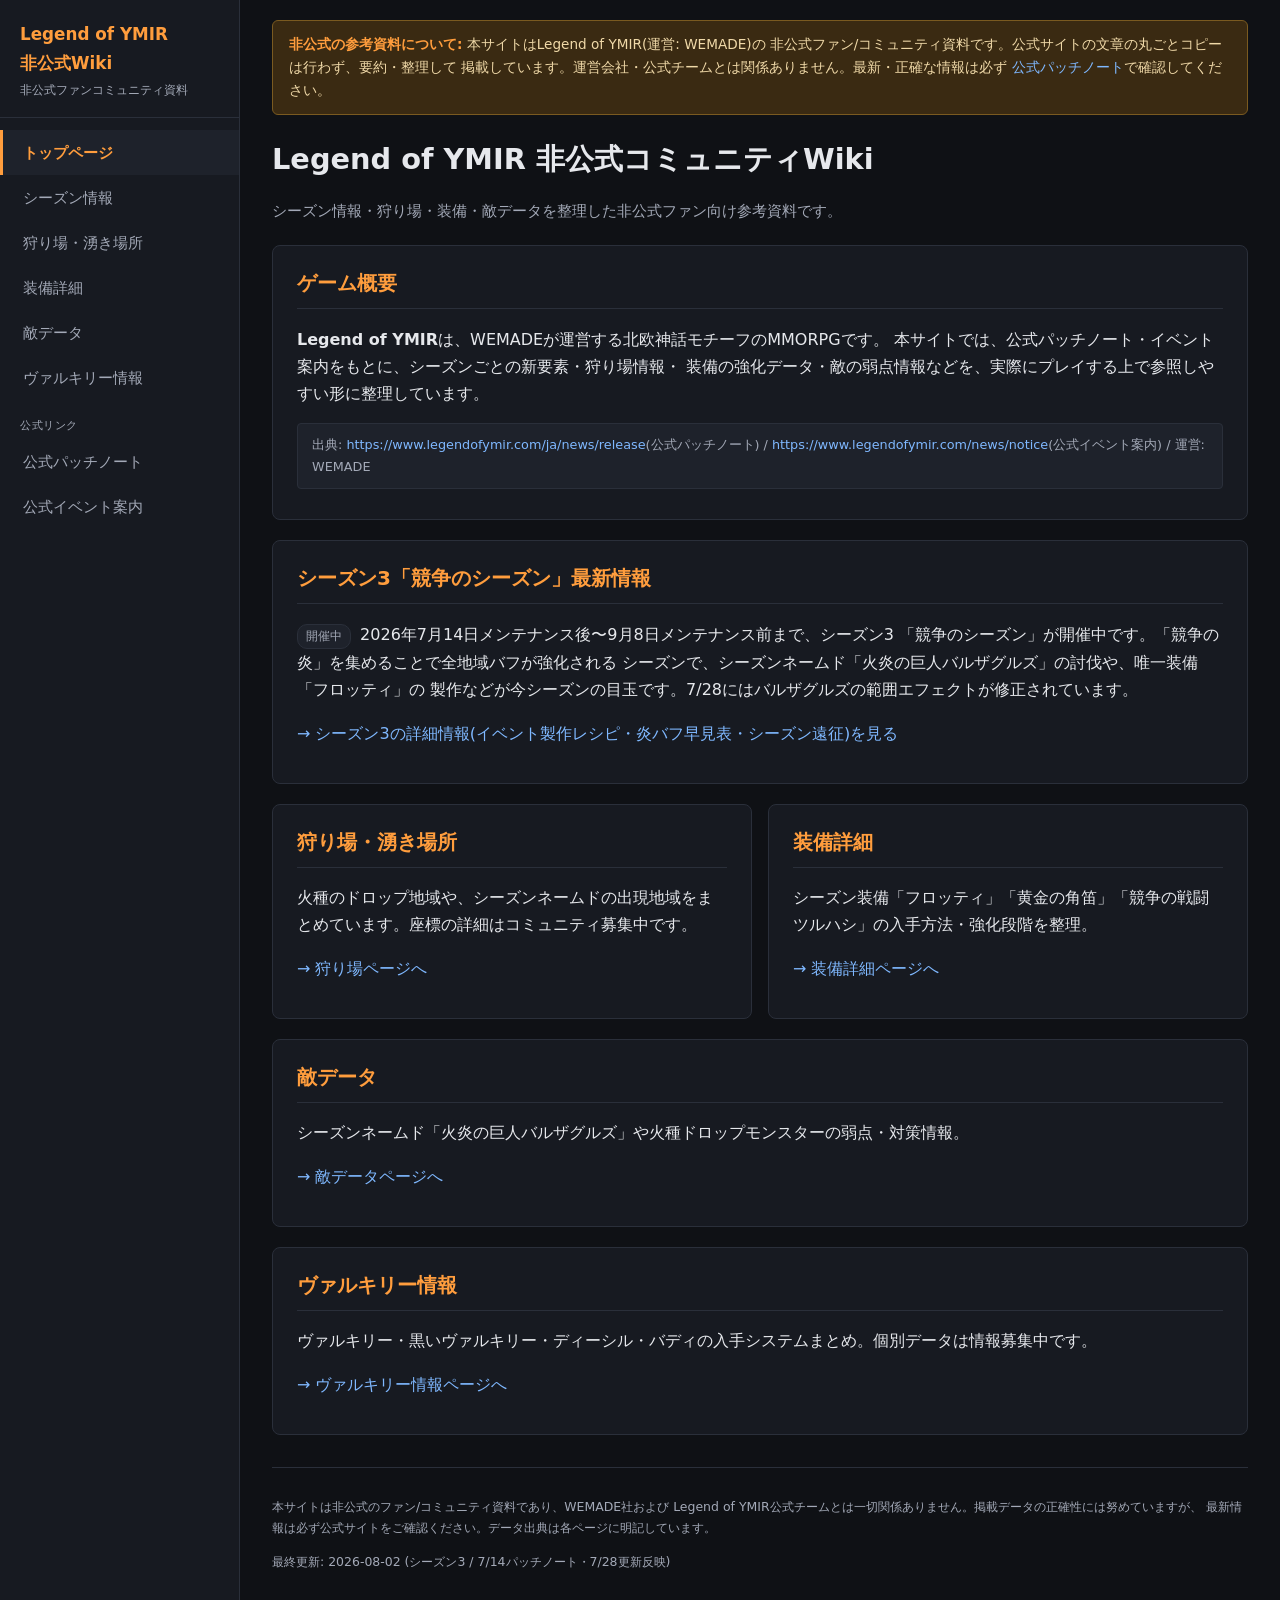
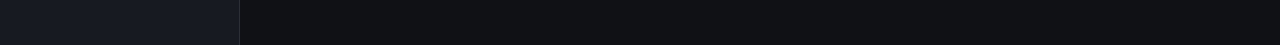
<file: index.html>
<!DOCTYPE html>
<html lang="ja">
<head>
<meta charset="UTF-8">
<meta name="viewport" content="width=device-width, initial-scale=1.0">
<title>Legend of YMIR 非公式コミュニティWiki</title>
<meta name="description" content="Legend of YMIR(WEMADE)の非公式ファンコミュニティ資料。シーズン情報・狩り場・装備・敵データをまとめています。">
<link rel="stylesheet" href="assets/css/style.css">
</head>
<body>
<div class="layout">
  <aside class="sidebar">
    <div class="site-title">
      <a href="index.html">Legend of YMIR<br>非公式Wiki</a>
      <span class="sub">非公式ファンコミュニティ資料</span>
    </div>
    <nav>
      <ul>
        <li><a href="index.html" class="active">トップページ</a></li>
        <li><a href="season.html">シーズン情報</a></li>
        <li><a href="hunting-grounds.html">狩り場・湧き場所</a></li>
        <li><a href="equipment.html">装備詳細</a></li>
        <li><a href="enemies.html">敵データ</a></li>
        <li><a href="valkyries.html">ヴァルキリー情報</a></li>
      </ul>
      <div class="nav-section-label">公式リンク</div>
      <ul>
        <li><a href="https://www.legendofymir.com/ja/news/release" target="_blank" rel="noopener">公式パッチノート</a></li>
        <li><a href="https://www.legendofymir.com/news/notice" target="_blank" rel="noopener">公式イベント案内</a></li>
      </ul>
    </nav>
  </aside>

  <main class="main">
    <div class="unofficial-banner">
      <strong>非公式の参考資料について:</strong> 本サイトはLegend of YMIR(運営: WEMADE)の
      非公式ファン/コミュニティ資料です。公式サイトの文章の丸ごとコピーは行わず、要約・整理して
      掲載しています。運営会社・公式チームとは関係ありません。最新・正確な情報は必ず
      <a href="https://www.legendofymir.com/ja/news/release" target="_blank" rel="noopener">公式パッチノート</a>で確認してください。
    </div>

    <div class="page-header">
      <h1>Legend of YMIR 非公式コミュニティWiki</h1>
      <p class="lead">シーズン情報・狩り場・装備・敵データを整理した非公式ファン向け参考資料です。</p>
    </div>

    <div class="card">
      <h2>ゲーム概要</h2>
      <p>
        <strong>Legend of YMIR</strong>は、WEMADEが運営する北欧神話モチーフのMMORPGです。
        本サイトでは、公式パッチノート・イベント案内をもとに、シーズンごとの新要素・狩り場情報・
        装備の強化データ・敵の弱点情報などを、実際にプレイする上で参照しやすい形に整理しています。
      </p>
      <p class="source-box">
        出典: <a href="https://www.legendofymir.com/ja/news/release" target="_blank" rel="noopener">https://www.legendofymir.com/ja/news/release</a>(公式パッチノート) /
        <a href="https://www.legendofymir.com/news/notice" target="_blank" rel="noopener">https://www.legendofymir.com/news/notice</a>(公式イベント案内) / 運営: WEMADE
      </p>
    </div>

    <div class="card">
      <h2>シーズン3「競争のシーズン」最新情報</h2>
      <p>
        <span class="tag">開催中</span>
        2026年7月14日メンテナンス後〜9月8日メンテナンス前まで、シーズン3
        「競争のシーズン」が開催中です。「競争の炎」を集めることで全地域バフが強化される
        シーズンで、シーズンネームド「火炎の巨人バルザグルズ」の討伐や、唯一装備「フロッティ」の
        製作などが今シーズンの目玉です。7/28にはバルザグルズの範囲エフェクトが修正されています。
      </p>
      <p><a href="season.html">→ シーズン3の詳細情報(イベント製作レシピ・炎バフ早見表・シーズン遠征)を見る</a></p>
    </div>

    <div class="grid-2">
      <div class="card">
        <h2>狩り場・湧き場所</h2>
        <p>火種のドロップ地域や、シーズンネームドの出現地域をまとめています。座標の詳細はコミュニティ募集中です。</p>
        <p><a href="hunting-grounds.html">→ 狩り場ページへ</a></p>
      </div>
      <div class="card">
        <h2>装備詳細</h2>
        <p>シーズン装備「フロッティ」「黄金の角笛」「競争の戦闘ツルハシ」の入手方法・強化段階を整理。</p>
        <p><a href="equipment.html">→ 装備詳細ページへ</a></p>
      </div>
    </div>

    <div class="card">
      <h2>敵データ</h2>
      <p>シーズンネームド「火炎の巨人バルザグルズ」や火種ドロップモンスターの弱点・対策情報。</p>
      <p><a href="enemies.html">→ 敵データページへ</a></p>
    </div>

    <div class="card">
      <h2>ヴァルキリー情報</h2>
      <p>ヴァルキリー・黒いヴァルキリー・ディーシル・バディの入手システムまとめ。個別データは情報募集中です。</p>
      <p><a href="valkyries.html">→ ヴァルキリー情報ページへ</a></p>
    </div>

    <footer class="site-footer">
      <p>
        本サイトは非公式のファン/コミュニティ資料であり、WEMADE社および
        Legend of YMIR公式チームとは一切関係ありません。掲載データの正確性には努めていますが、
        最新情報は必ず公式サイトをご確認ください。データ出典は各ページに明記しています。
      </p>
      <p>最終更新: 2026-08-02 (シーズン3 / 7/14パッチノート・7/28更新反映)</p>
    </footer>
  </main>
</div>
</body>
</html>
</file>
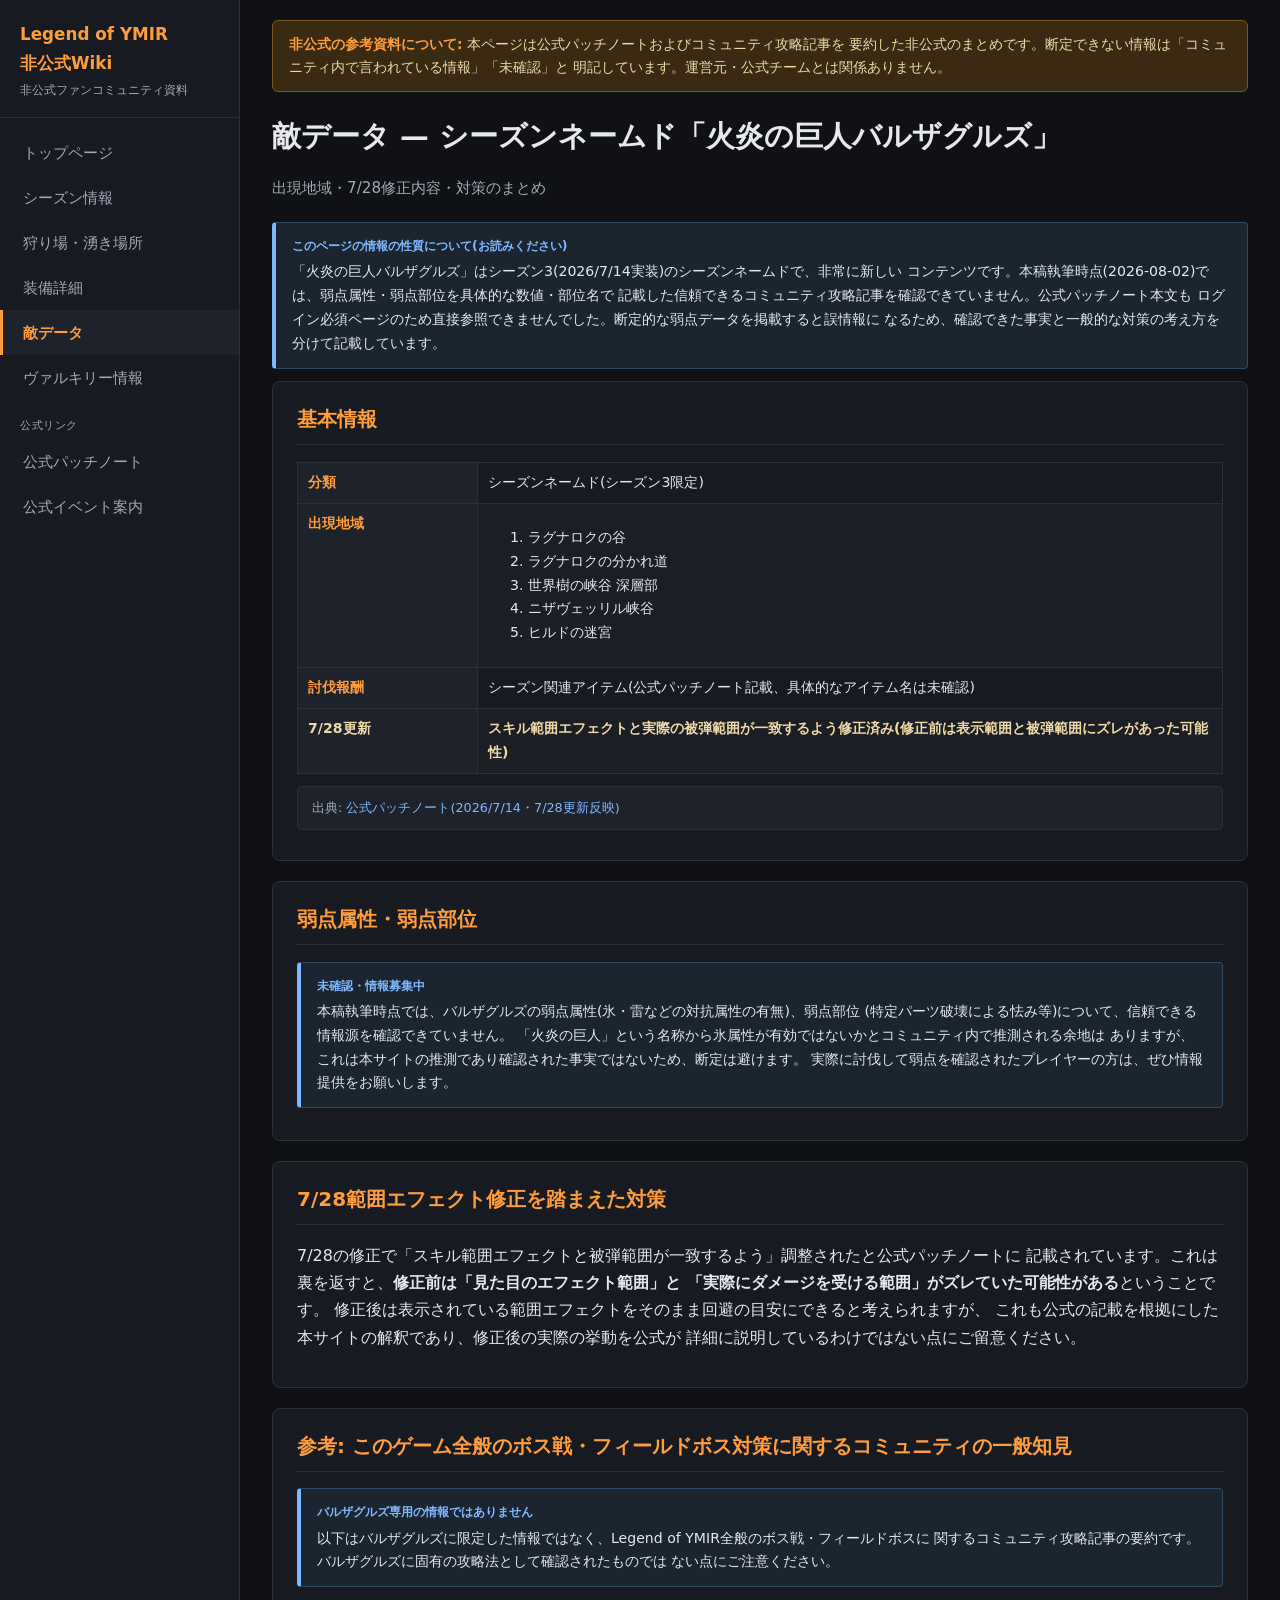
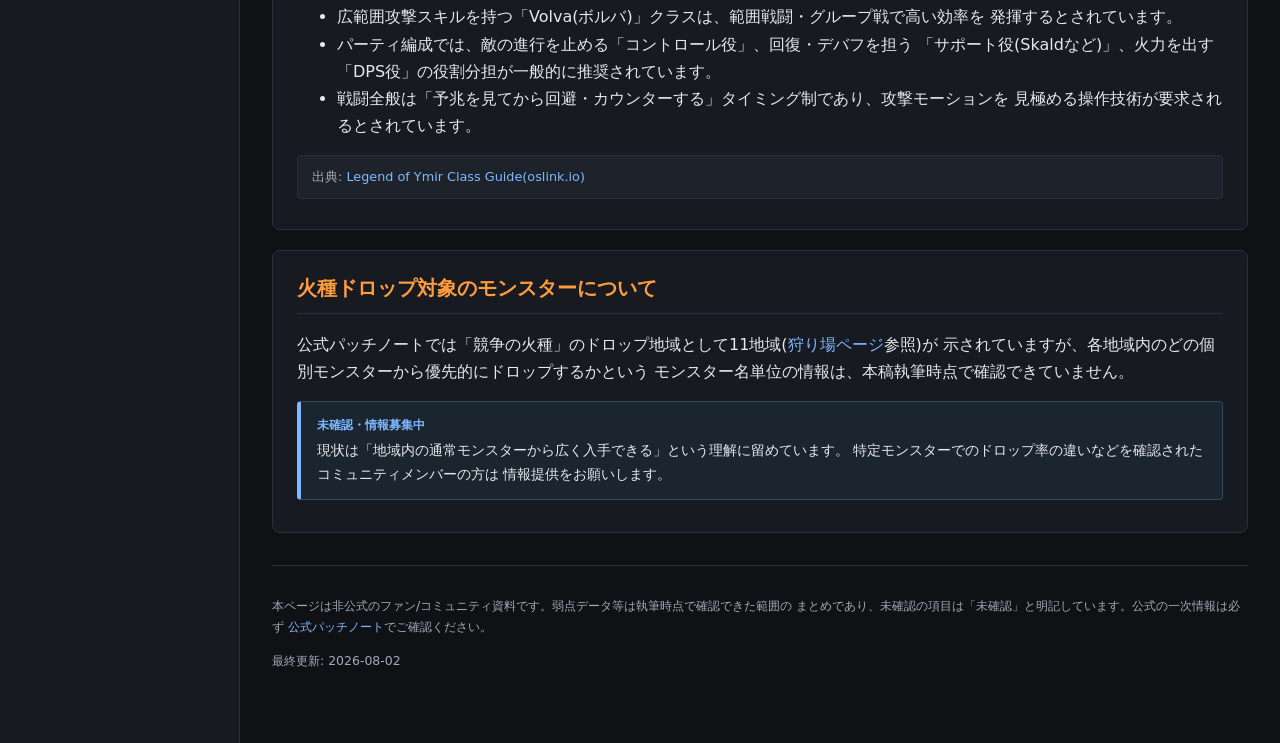
<file: enemies.html>
<!DOCTYPE html>
<html lang="ja">
<head>
<meta charset="UTF-8">
<meta name="viewport" content="width=device-width, initial-scale=1.0">
<title>敵データ - Legend of YMIR 非公式コミュニティWiki</title>
<meta name="description" content="Legend of YMIR シーズンネームド「火炎の巨人バルザグルズ」の非公式まとめ。">
<link rel="stylesheet" href="assets/css/style.css">
</head>
<body>
<div class="layout">
  <aside class="sidebar">
    <div class="site-title">
      <a href="index.html">Legend of YMIR<br>非公式Wiki</a>
      <span class="sub">非公式ファンコミュニティ資料</span>
    </div>
    <nav>
      <ul>
        <li><a href="index.html">トップページ</a></li>
        <li><a href="season.html">シーズン情報</a></li>
        <li><a href="hunting-grounds.html">狩り場・湧き場所</a></li>
        <li><a href="equipment.html">装備詳細</a></li>
        <li><a href="enemies.html" class="active">敵データ</a></li>
        <li><a href="valkyries.html">ヴァルキリー情報</a></li>
      </ul>
      <div class="nav-section-label">公式リンク</div>
      <ul>
        <li><a href="https://www.legendofymir.com/ja/news/release" target="_blank" rel="noopener">公式パッチノート</a></li>
        <li><a href="https://www.legendofymir.com/news/notice" target="_blank" rel="noopener">公式イベント案内</a></li>
      </ul>
    </nav>
  </aside>

  <main class="main">
    <div class="unofficial-banner">
      <strong>非公式の参考資料について:</strong> 本ページは公式パッチノートおよびコミュニティ攻略記事を
      要約した非公式のまとめです。断定できない情報は「コミュニティ内で言われている情報」「未確認」と
      明記しています。運営元・公式チームとは関係ありません。
    </div>

    <div class="page-header">
      <h1>敵データ — シーズンネームド「火炎の巨人バルザグルズ」</h1>
      <p class="lead">出現地域・7/28修正内容・対策のまとめ</p>
    </div>

    <div class="community-note">
      <span class="label">このページの情報の性質について(お読みください)</span>
      「火炎の巨人バルザグルズ」はシーズン3(2026/7/14実装)のシーズンネームドで、非常に新しい
      コンテンツです。本稿執筆時点(2026-08-02)では、弱点属性・弱点部位を具体的な数値・部位名で
      記載した信頼できるコミュニティ攻略記事を確認できていません。公式パッチノート本文も
      ログイン必須ページのため直接参照できませんでした。断定的な弱点データを掲載すると誤情報に
      なるため、確認できた事実と一般的な対策の考え方を分けて記載しています。
    </div>

    <div class="card">
      <h2>基本情報</h2>
      <table>
        <tbody>
          <tr><th style="width:180px">分類</th><td>シーズンネームド(シーズン3限定)</td></tr>
          <tr><th>出現地域</th><td>
            <ol>
              <li>ラグナロクの谷</li>
              <li>ラグナロクの分かれ道</li>
              <li>世界樹の峡谷 深層部</li>
              <li>ニザヴェッリル峡谷</li>
              <li>ヒルドの迷宮</li>
            </ol>
          </td></tr>
          <tr><th>討伐報酬</th><td>シーズン関連アイテム(公式パッチノート記載、具体的なアイテム名は未確認)</td></tr>
          <tr><th class="badge-caution">7/28更新</th><td class="badge-caution">スキル範囲エフェクトと実際の被弾範囲が一致するよう修正済み(修正前は表示範囲と被弾範囲にズレがあった可能性)</td></tr>
        </tbody>
      </table>
      <p class="source-box">出典: <a href="https://www.legendofymir.com/ja/news/release/746673" target="_blank" rel="noopener">公式パッチノート(2026/7/14・7/28更新反映)</a></p>
    </div>

    <div class="card">
      <h2>弱点属性・弱点部位</h2>
      <div class="community-note">
        <span class="label">未確認・情報募集中</span>
        本稿執筆時点では、バルザグルズの弱点属性(氷・雷などの対抗属性の有無)、弱点部位
        (特定パーツ破壊による怯み等)について、信頼できる情報源を確認できていません。
        「火炎の巨人」という名称から氷属性が有効ではないかとコミュニティ内で推測される余地は
        ありますが、これは本サイトの推測であり確認された事実ではないため、断定は避けます。
        実際に討伐して弱点を確認されたプレイヤーの方は、ぜひ情報提供をお願いします。
      </div>
    </div>

    <div class="card">
      <h2>7/28範囲エフェクト修正を踏まえた対策</h2>
      <p>
        7/28の修正で「スキル範囲エフェクトと被弾範囲が一致するよう」調整されたと公式パッチノートに
        記載されています。これは裏を返すと、<strong>修正前は「見た目のエフェクト範囲」と
        「実際にダメージを受ける範囲」がズレていた可能性がある</strong>ということです。
        修正後は表示されている範囲エフェクトをそのまま回避の目安にできると考えられますが、
        これも公式の記載を根拠にした本サイトの解釈であり、修正後の実際の挙動を公式が
        詳細に説明しているわけではない点にご留意ください。
      </p>
    </div>

    <div class="card">
      <h2>参考: このゲーム全般のボス戦・フィールドボス対策に関するコミュニティの一般知見</h2>
      <p class="community-note">
        <span class="label">バルザグルズ専用の情報ではありません</span>
        以下はバルザグルズに限定した情報ではなく、Legend of YMIR全般のボス戦・フィールドボスに
        関するコミュニティ攻略記事の要約です。バルザグルズに固有の攻略法として確認されたものでは
        ない点にご注意ください。
      </p>
      <ul>
        <li>広範囲攻撃スキルを持つ「Volva(ボルバ)」クラスは、範囲戦闘・グループ戦で高い効率を
          発揮するとされています。</li>
        <li>パーティ編成では、敵の進行を止める「コントロール役」、回復・デバフを担う
          「サポート役(Skaldなど)」、火力を出す「DPS役」の役割分担が一般的に推奨されています。</li>
        <li>戦闘全般は「予兆を見てから回避・カウンターする」タイミング制であり、攻撃モーションを
          見極める操作技術が要求されるとされています。</li>
      </ul>
      <p class="source-box">
        出典: <a href="https://www.oslink.io/blog/guide/legend-of-ymir-class-guide.html" target="_blank" rel="noopener">Legend of Ymir Class Guide(oslink.io)</a>
      </p>
    </div>

    <div class="card">
      <h2>火種ドロップ対象のモンスターについて</h2>
      <p>
        公式パッチノートでは「競争の火種」のドロップ地域として11地域(<a href="hunting-grounds.html">狩り場ページ</a>参照)が
        示されていますが、各地域内のどの個別モンスターから優先的にドロップするかという
        モンスター名単位の情報は、本稿執筆時点で確認できていません。
      </p>
      <div class="community-note">
        <span class="label">未確認・情報募集中</span>
        現状は「地域内の通常モンスターから広く入手できる」という理解に留めています。
        特定モンスターでのドロップ率の違いなどを確認されたコミュニティメンバーの方は
        情報提供をお願いします。
      </div>
    </div>

    <footer class="site-footer">
      <p>
        本ページは非公式のファン/コミュニティ資料です。弱点データ等は執筆時点で確認できた範囲の
        まとめであり、未確認の項目は「未確認」と明記しています。公式の一次情報は必ず
        <a href="https://www.legendofymir.com/ja/news/release" target="_blank" rel="noopener">公式パッチノート</a>でご確認ください。
      </p>
      <p>最終更新: 2026-08-02</p>
    </footer>
  </main>
</div>
</body>
</html>
</file>
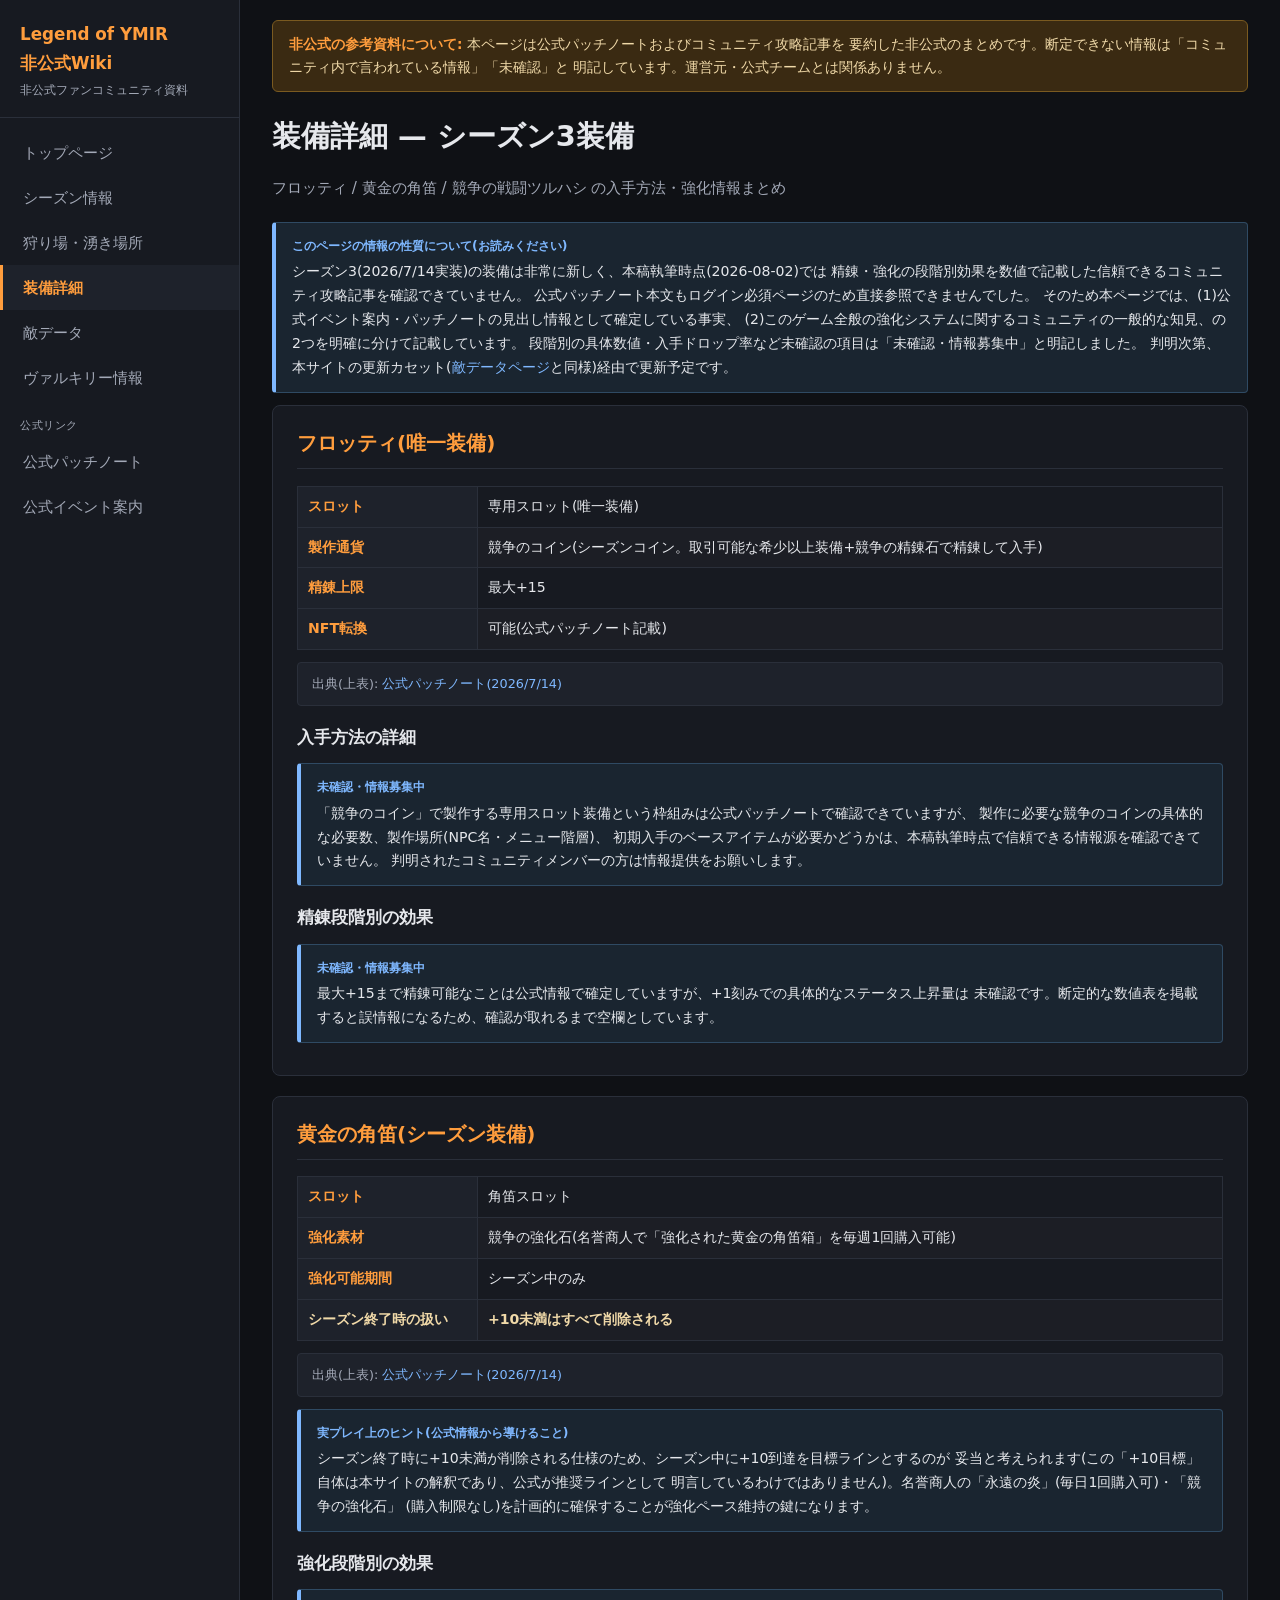
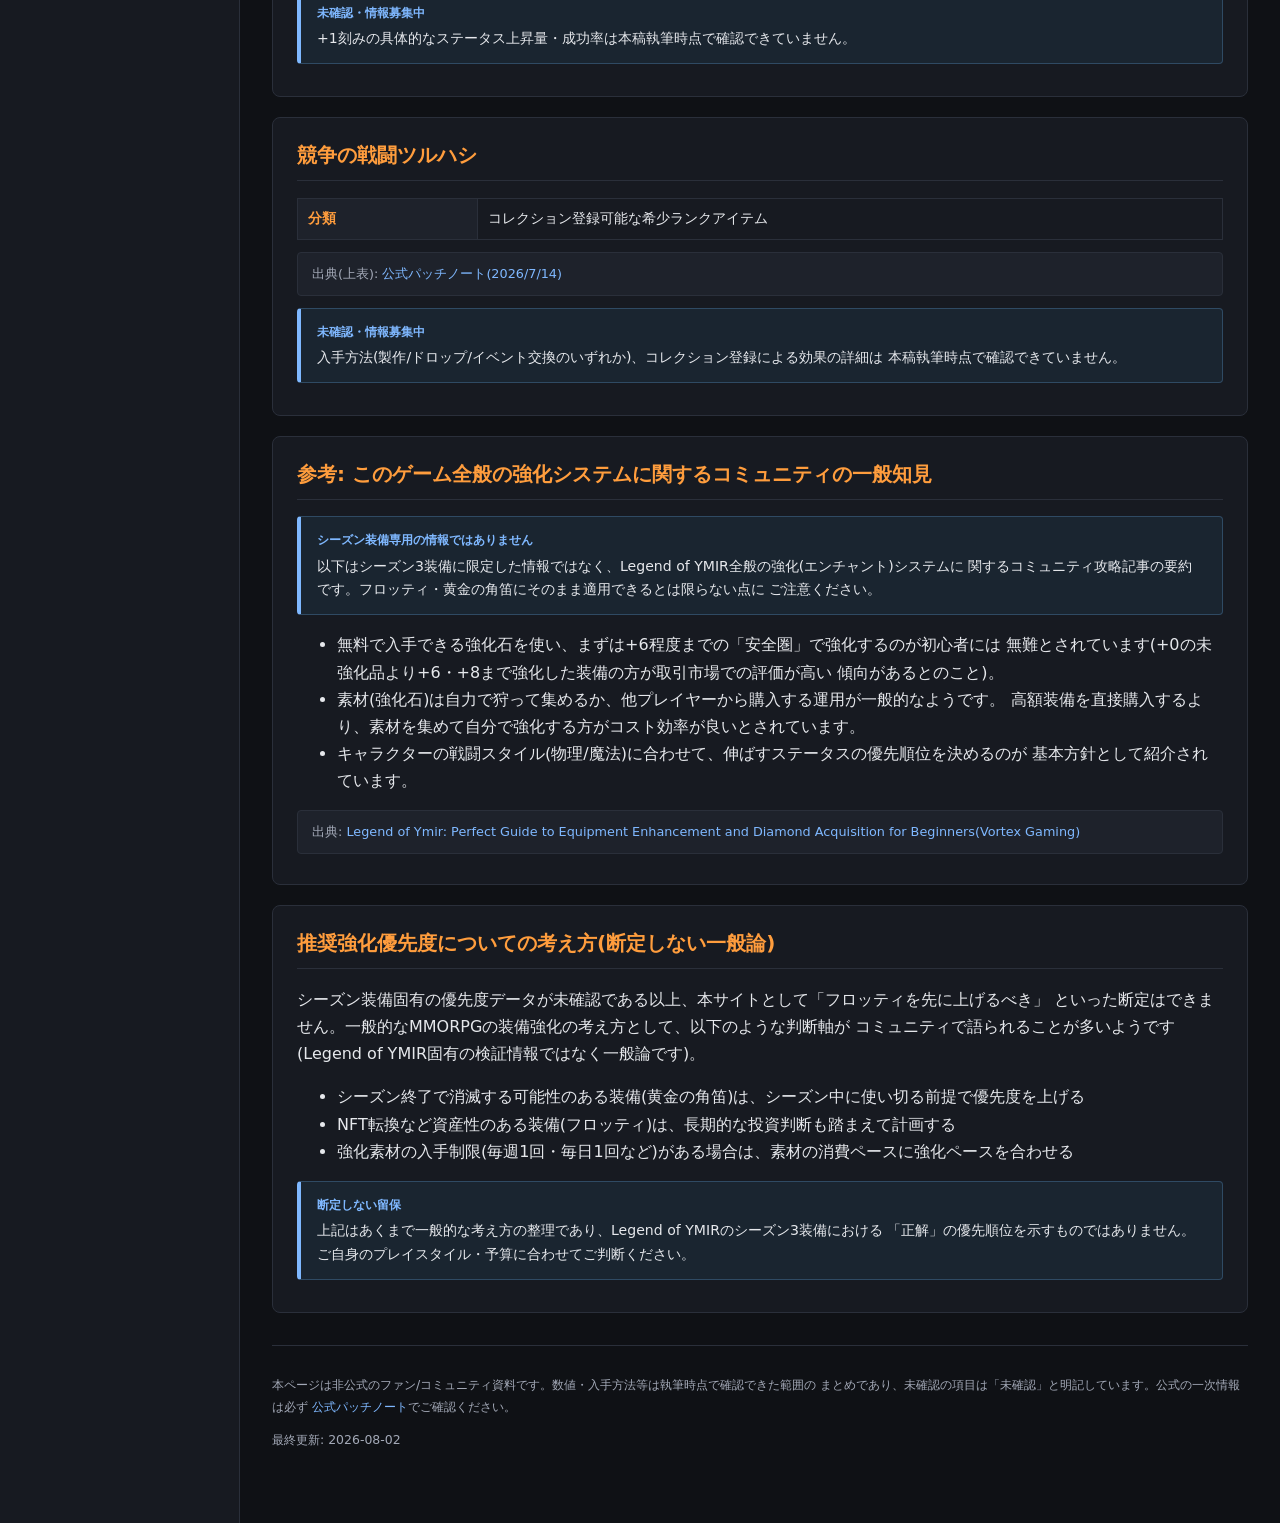
<file: equipment.html>
<!DOCTYPE html>
<html lang="ja">
<head>
<meta charset="UTF-8">
<meta name="viewport" content="width=device-width, initial-scale=1.0">
<title>装備詳細 - Legend of YMIR 非公式コミュニティWiki</title>
<meta name="description" content="Legend of YMIR シーズン3装備「フロッティ」「黄金の角笛」「競争の戦闘ツルハシ」の非公式まとめ。">
<link rel="stylesheet" href="assets/css/style.css">
</head>
<body>
<div class="layout">
  <aside class="sidebar">
    <div class="site-title">
      <a href="index.html">Legend of YMIR<br>非公式Wiki</a>
      <span class="sub">非公式ファンコミュニティ資料</span>
    </div>
    <nav>
      <ul>
        <li><a href="index.html">トップページ</a></li>
        <li><a href="season.html">シーズン情報</a></li>
        <li><a href="hunting-grounds.html">狩り場・湧き場所</a></li>
        <li><a href="equipment.html" class="active">装備詳細</a></li>
        <li><a href="enemies.html">敵データ</a></li>
        <li><a href="valkyries.html">ヴァルキリー情報</a></li>
      </ul>
      <div class="nav-section-label">公式リンク</div>
      <ul>
        <li><a href="https://www.legendofymir.com/ja/news/release" target="_blank" rel="noopener">公式パッチノート</a></li>
        <li><a href="https://www.legendofymir.com/news/notice" target="_blank" rel="noopener">公式イベント案内</a></li>
      </ul>
    </nav>
  </aside>

  <main class="main">
    <div class="unofficial-banner">
      <strong>非公式の参考資料について:</strong> 本ページは公式パッチノートおよびコミュニティ攻略記事を
      要約した非公式のまとめです。断定できない情報は「コミュニティ内で言われている情報」「未確認」と
      明記しています。運営元・公式チームとは関係ありません。
    </div>

    <div class="page-header">
      <h1>装備詳細 — シーズン3装備</h1>
      <p class="lead">フロッティ / 黄金の角笛 / 競争の戦闘ツルハシ の入手方法・強化情報まとめ</p>
    </div>

    <div class="community-note">
      <span class="label">このページの情報の性質について(お読みください)</span>
      シーズン3(2026/7/14実装)の装備は非常に新しく、本稿執筆時点(2026-08-02)では
      精錬・強化の段階別効果を数値で記載した信頼できるコミュニティ攻略記事を確認できていません。
      公式パッチノート本文もログイン必須ページのため直接参照できませんでした。
      そのため本ページでは、(1)公式イベント案内・パッチノートの見出し情報として確定している事実、
      (2)このゲーム全般の強化システムに関するコミュニティの一般的な知見、の2つを明確に分けて記載しています。
      段階別の具体数値・入手ドロップ率など未確認の項目は「未確認・情報募集中」と明記しました。
      判明次第、本サイトの更新カセット(<a href="enemies.html">敵データページ</a>と同様)経由で更新予定です。
    </div>

    <div class="card">
      <h2>フロッティ(唯一装備)</h2>
      <table>
        <tbody>
          <tr><th style="width:180px">スロット</th><td>専用スロット(唯一装備)</td></tr>
          <tr><th>製作通貨</th><td>競争のコイン(シーズンコイン。取引可能な希少以上装備+競争の精錬石で精錬して入手)</td></tr>
          <tr><th>精錬上限</th><td>最大+15</td></tr>
          <tr><th>NFT転換</th><td>可能(公式パッチノート記載)</td></tr>
        </tbody>
      </table>
      <p class="source-box">出典(上表): <a href="https://www.legendofymir.com/ja/news/release/746673" target="_blank" rel="noopener">公式パッチノート(2026/7/14)</a></p>

      <h3>入手方法の詳細</h3>
      <div class="community-note">
        <span class="label">未確認・情報募集中</span>
        「競争のコイン」で製作する専用スロット装備という枠組みは公式パッチノートで確認できていますが、
        製作に必要な競争のコインの具体的な必要数、製作場所(NPC名・メニュー階層)、
        初期入手のベースアイテムが必要かどうかは、本稿執筆時点で信頼できる情報源を確認できていません。
        判明されたコミュニティメンバーの方は情報提供をお願いします。
      </div>

      <h3>精錬段階別の効果</h3>
      <div class="community-note">
        <span class="label">未確認・情報募集中</span>
        最大+15まで精錬可能なことは公式情報で確定していますが、+1刻みでの具体的なステータス上昇量は
        未確認です。断定的な数値表を掲載すると誤情報になるため、確認が取れるまで空欄としています。
      </div>
    </div>

    <div class="card">
      <h2>黄金の角笛(シーズン装備)</h2>
      <table>
        <tbody>
          <tr><th style="width:180px">スロット</th><td>角笛スロット</td></tr>
          <tr><th>強化素材</th><td>競争の強化石(名誉商人で「強化された黄金の角笛箱」を毎週1回購入可能)</td></tr>
          <tr><th>強化可能期間</th><td>シーズン中のみ</td></tr>
          <tr><th class="badge-caution">シーズン終了時の扱い</th><td class="badge-caution">+10未満はすべて削除される</td></tr>
        </tbody>
      </table>
      <p class="source-box">出典(上表): <a href="https://www.legendofymir.com/ja/news/release/746673" target="_blank" rel="noopener">公式パッチノート(2026/7/14)</a></p>

      <div class="community-note">
        <span class="label">実プレイ上のヒント(公式情報から導けること)</span>
        シーズン終了時に+10未満が削除される仕様のため、シーズン中に+10到達を目標ラインとするのが
        妥当と考えられます(この「+10目標」自体は本サイトの解釈であり、公式が推奨ラインとして
        明言しているわけではありません)。名誉商人の「永遠の炎」(毎日1回購入可)・「競争の強化石」
        (購入制限なし)を計画的に確保することが強化ペース維持の鍵になります。
      </div>

      <h3>強化段階別の効果</h3>
      <div class="community-note">
        <span class="label">未確認・情報募集中</span>
        +1刻みの具体的なステータス上昇量・成功率は本稿執筆時点で確認できていません。
      </div>
    </div>

    <div class="card">
      <h2>競争の戦闘ツルハシ</h2>
      <table>
        <tbody>
          <tr><th style="width:180px">分類</th><td>コレクション登録可能な希少ランクアイテム</td></tr>
        </tbody>
      </table>
      <p class="source-box">出典(上表): <a href="https://www.legendofymir.com/ja/news/release/746673" target="_blank" rel="noopener">公式パッチノート(2026/7/14)</a></p>
      <div class="community-note">
        <span class="label">未確認・情報募集中</span>
        入手方法(製作/ドロップ/イベント交換のいずれか)、コレクション登録による効果の詳細は
        本稿執筆時点で確認できていません。
      </div>
    </div>

    <div class="card">
      <h2>参考: このゲーム全般の強化システムに関するコミュニティの一般知見</h2>
      <p class="community-note">
        <span class="label">シーズン装備専用の情報ではありません</span>
        以下はシーズン3装備に限定した情報ではなく、Legend of YMIR全般の強化(エンチャント)システムに
        関するコミュニティ攻略記事の要約です。フロッティ・黄金の角笛にそのまま適用できるとは限らない点に
        ご注意ください。
      </p>
      <ul>
        <li>無料で入手できる強化石を使い、まずは+6程度までの「安全圏」で強化するのが初心者には
          無難とされています(+0の未強化品より+6・+8まで強化した装備の方が取引市場での評価が高い
          傾向があるとのこと)。</li>
        <li>素材(強化石)は自力で狩って集めるか、他プレイヤーから購入する運用が一般的なようです。
          高額装備を直接購入するより、素材を集めて自分で強化する方がコスト効率が良いとされています。</li>
        <li>キャラクターの戦闘スタイル(物理/魔法)に合わせて、伸ばすステータスの優先順位を決めるのが
          基本方針として紹介されています。</li>
      </ul>
      <p class="source-box">出典: <a href="https://vortexgaming.io/en/postdetail/736664" target="_blank" rel="noopener">Legend of Ymir: Perfect Guide to Equipment Enhancement and Diamond Acquisition for Beginners(Vortex Gaming)</a></p>
    </div>

    <div class="card">
      <h2>推奨強化優先度についての考え方(断定しない一般論)</h2>
      <p>
        シーズン装備固有の優先度データが未確認である以上、本サイトとして「フロッティを先に上げるべき」
        といった断定はできません。一般的なMMORPGの装備強化の考え方として、以下のような判断軸が
        コミュニティで語られることが多いようです(Legend of YMIR固有の検証情報ではなく一般論です)。
      </p>
      <ul>
        <li>シーズン終了で消滅する可能性のある装備(黄金の角笛)は、シーズン中に使い切る前提で優先度を上げる</li>
        <li>NFT転換など資産性のある装備(フロッティ)は、長期的な投資判断も踏まえて計画する</li>
        <li>強化素材の入手制限(毎週1回・毎日1回など)がある場合は、素材の消費ペースに強化ペースを合わせる</li>
      </ul>
      <p class="community-note">
        <span class="label">断定しない留保</span>
        上記はあくまで一般的な考え方の整理であり、Legend of YMIRのシーズン3装備における
        「正解」の優先順位を示すものではありません。ご自身のプレイスタイル・予算に合わせてご判断ください。
      </p>
    </div>

    <footer class="site-footer">
      <p>
        本ページは非公式のファン/コミュニティ資料です。数値・入手方法等は執筆時点で確認できた範囲の
        まとめであり、未確認の項目は「未確認」と明記しています。公式の一次情報は必ず
        <a href="https://www.legendofymir.com/ja/news/release" target="_blank" rel="noopener">公式パッチノート</a>でご確認ください。
      </p>
      <p>最終更新: 2026-08-02</p>
    </footer>
  </main>
</div>
</body>
</html>
</file>
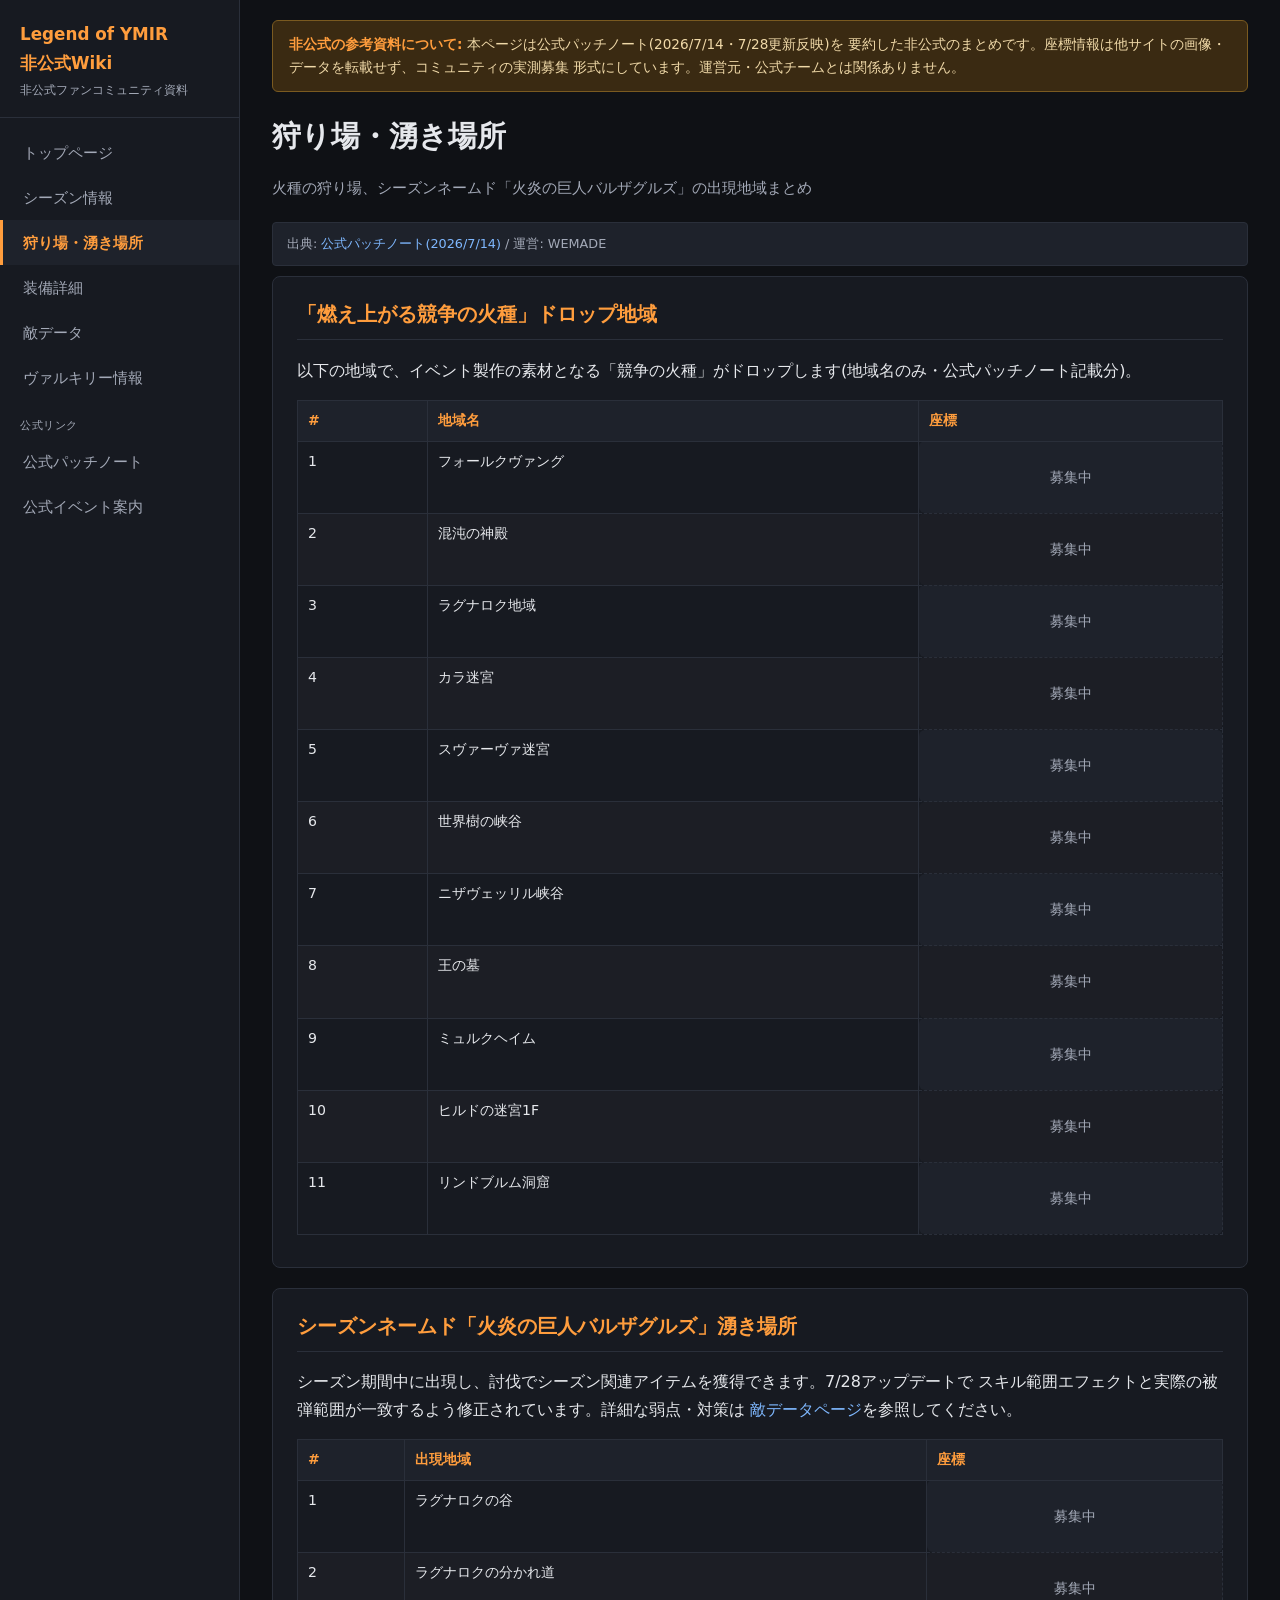
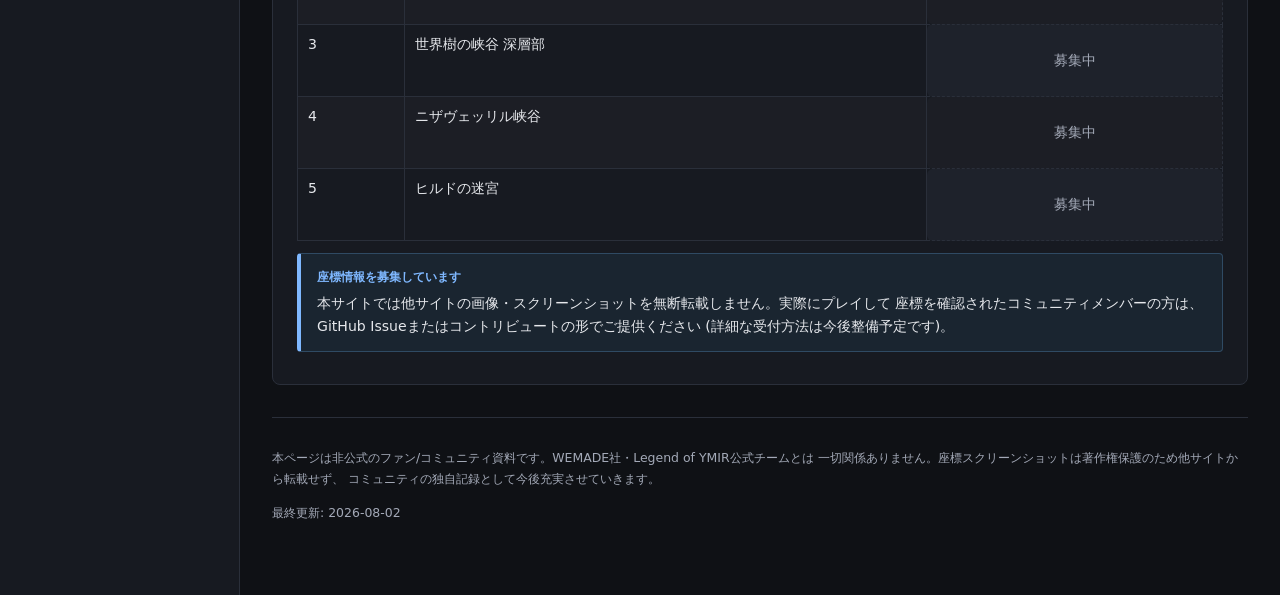
<file: hunting-grounds.html>
<!DOCTYPE html>
<html lang="ja">
<head>
<meta charset="UTF-8">
<meta name="viewport" content="width=device-width, initial-scale=1.0">
<title>狩り場・湧き場所 - Legend of YMIR 非公式コミュニティWiki</title>
<meta name="description" content="Legend of YMIR 火種の狩り場・シーズンネームド湧き場所の非公式まとめ。">
<link rel="stylesheet" href="assets/css/style.css">
</head>
<body>
<div class="layout">
  <aside class="sidebar">
    <div class="site-title">
      <a href="index.html">Legend of YMIR<br>非公式Wiki</a>
      <span class="sub">非公式ファンコミュニティ資料</span>
    </div>
    <nav>
      <ul>
        <li><a href="index.html">トップページ</a></li>
        <li><a href="season.html">シーズン情報</a></li>
        <li><a href="hunting-grounds.html" class="active">狩り場・湧き場所</a></li>
        <li><a href="equipment.html">装備詳細</a></li>
        <li><a href="enemies.html">敵データ</a></li>
        <li><a href="valkyries.html">ヴァルキリー情報</a></li>
      </ul>
      <div class="nav-section-label">公式リンク</div>
      <ul>
        <li><a href="https://www.legendofymir.com/ja/news/release" target="_blank" rel="noopener">公式パッチノート</a></li>
        <li><a href="https://www.legendofymir.com/news/notice" target="_blank" rel="noopener">公式イベント案内</a></li>
      </ul>
    </nav>
  </aside>

  <main class="main">
    <div class="unofficial-banner">
      <strong>非公式の参考資料について:</strong> 本ページは公式パッチノート(2026/7/14・7/28更新反映)を
      要約した非公式のまとめです。座標情報は他サイトの画像・データを転載せず、コミュニティの実測募集
      形式にしています。運営元・公式チームとは関係ありません。
    </div>

    <div class="page-header">
      <h1>狩り場・湧き場所</h1>
      <p class="lead">火種の狩り場、シーズンネームド「火炎の巨人バルザグルズ」の出現地域まとめ</p>
    </div>

    <p class="source-box">
      出典: <a href="https://www.legendofymir.com/ja/news/release/746673" target="_blank" rel="noopener">公式パッチノート(2026/7/14)</a> / 運営: WEMADE
    </p>

    <div class="card">
      <h2>「燃え上がる競争の火種」ドロップ地域</h2>
      <p>以下の地域で、イベント製作の素材となる「競争の火種」がドロップします(地域名のみ・公式パッチノート記載分)。</p>
      <table>
        <thead><tr><th>#</th><th>地域名</th><th>座標</th></tr></thead>
        <tbody>
          <tr><td>1</td><td>フォールクヴァング</td><td class="placeholder-box">募集中</td></tr>
          <tr><td>2</td><td>混沌の神殿</td><td class="placeholder-box">募集中</td></tr>
          <tr><td>3</td><td>ラグナロク地域</td><td class="placeholder-box">募集中</td></tr>
          <tr><td>4</td><td>カラ迷宮</td><td class="placeholder-box">募集中</td></tr>
          <tr><td>5</td><td>スヴァーヴァ迷宮</td><td class="placeholder-box">募集中</td></tr>
          <tr><td>6</td><td>世界樹の峡谷</td><td class="placeholder-box">募集中</td></tr>
          <tr><td>7</td><td>ニザヴェッリル峡谷</td><td class="placeholder-box">募集中</td></tr>
          <tr><td>8</td><td>王の墓</td><td class="placeholder-box">募集中</td></tr>
          <tr><td>9</td><td>ミュルクヘイム</td><td class="placeholder-box">募集中</td></tr>
          <tr><td>10</td><td>ヒルドの迷宮1F</td><td class="placeholder-box">募集中</td></tr>
          <tr><td>11</td><td>リンドブルム洞窟</td><td class="placeholder-box">募集中</td></tr>
        </tbody>
      </table>
    </div>

    <div class="card">
      <h2>シーズンネームド「火炎の巨人バルザグルズ」湧き場所</h2>
      <p>
        シーズン期間中に出現し、討伐でシーズン関連アイテムを獲得できます。7/28アップデートで
        スキル範囲エフェクトと実際の被弾範囲が一致するよう修正されています。詳細な弱点・対策は
        <a href="enemies.html">敵データページ</a>を参照してください。
      </p>
      <table>
        <thead><tr><th>#</th><th>出現地域</th><th>座標</th></tr></thead>
        <tbody>
          <tr><td>1</td><td>ラグナロクの谷</td><td class="placeholder-box">募集中</td></tr>
          <tr><td>2</td><td>ラグナロクの分かれ道</td><td class="placeholder-box">募集中</td></tr>
          <tr><td>3</td><td>世界樹の峡谷 深層部</td><td class="placeholder-box">募集中</td></tr>
          <tr><td>4</td><td>ニザヴェッリル峡谷</td><td class="placeholder-box">募集中</td></tr>
          <tr><td>5</td><td>ヒルドの迷宮</td><td class="placeholder-box">募集中</td></tr>
        </tbody>
      </table>
      <div class="community-note">
        <span class="label">座標情報を募集しています</span>
        本サイトでは他サイトの画像・スクリーンショットを無断転載しません。実際にプレイして
        座標を確認されたコミュニティメンバーの方は、GitHub Issueまたはコントリビュートの形でご提供ください
        (詳細な受付方法は今後整備予定です)。
      </div>
    </div>

    <footer class="site-footer">
      <p>
        本ページは非公式のファン/コミュニティ資料です。WEMADE社・Legend of YMIR公式チームとは
        一切関係ありません。座標スクリーンショットは著作権保護のため他サイトから転載せず、
        コミュニティの独自記録として今後充実させていきます。
      </p>
      <p>最終更新: 2026-08-02</p>
    </footer>
  </main>
</div>
</body>
</html>
</file>
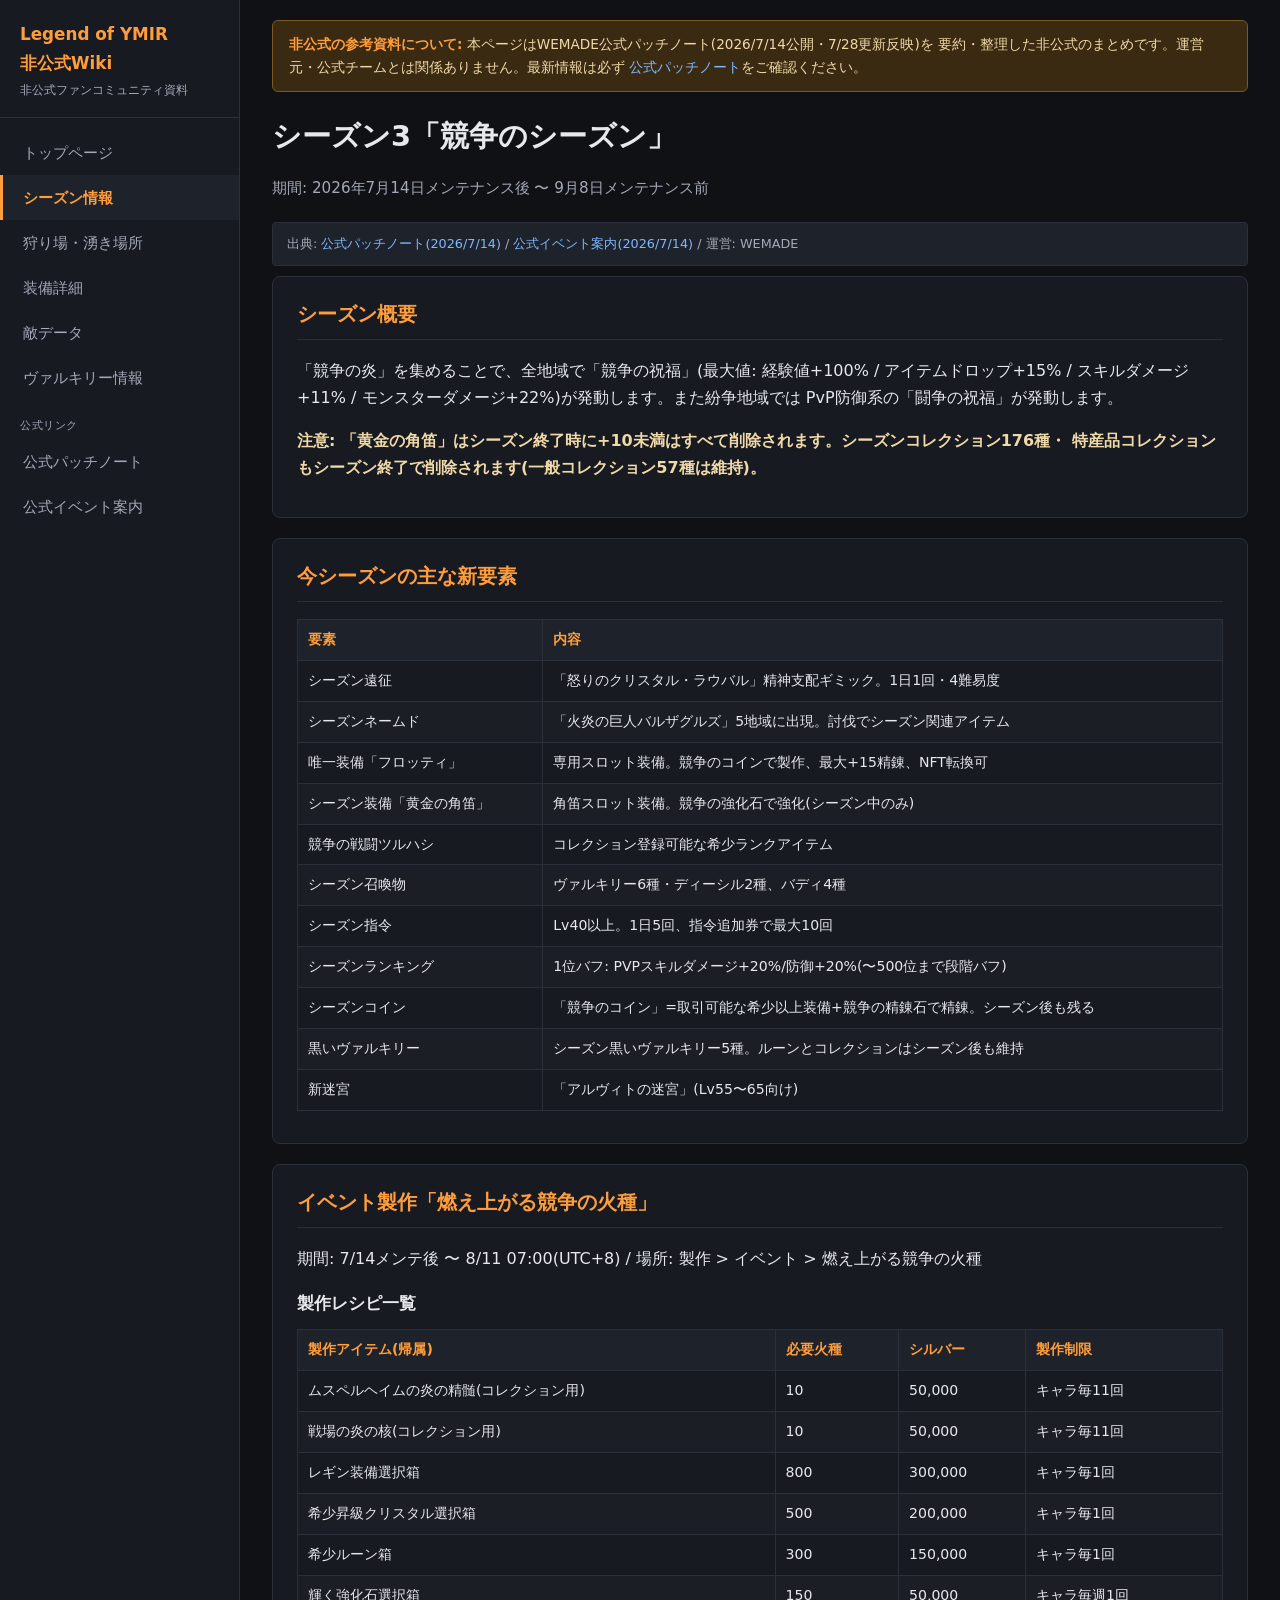
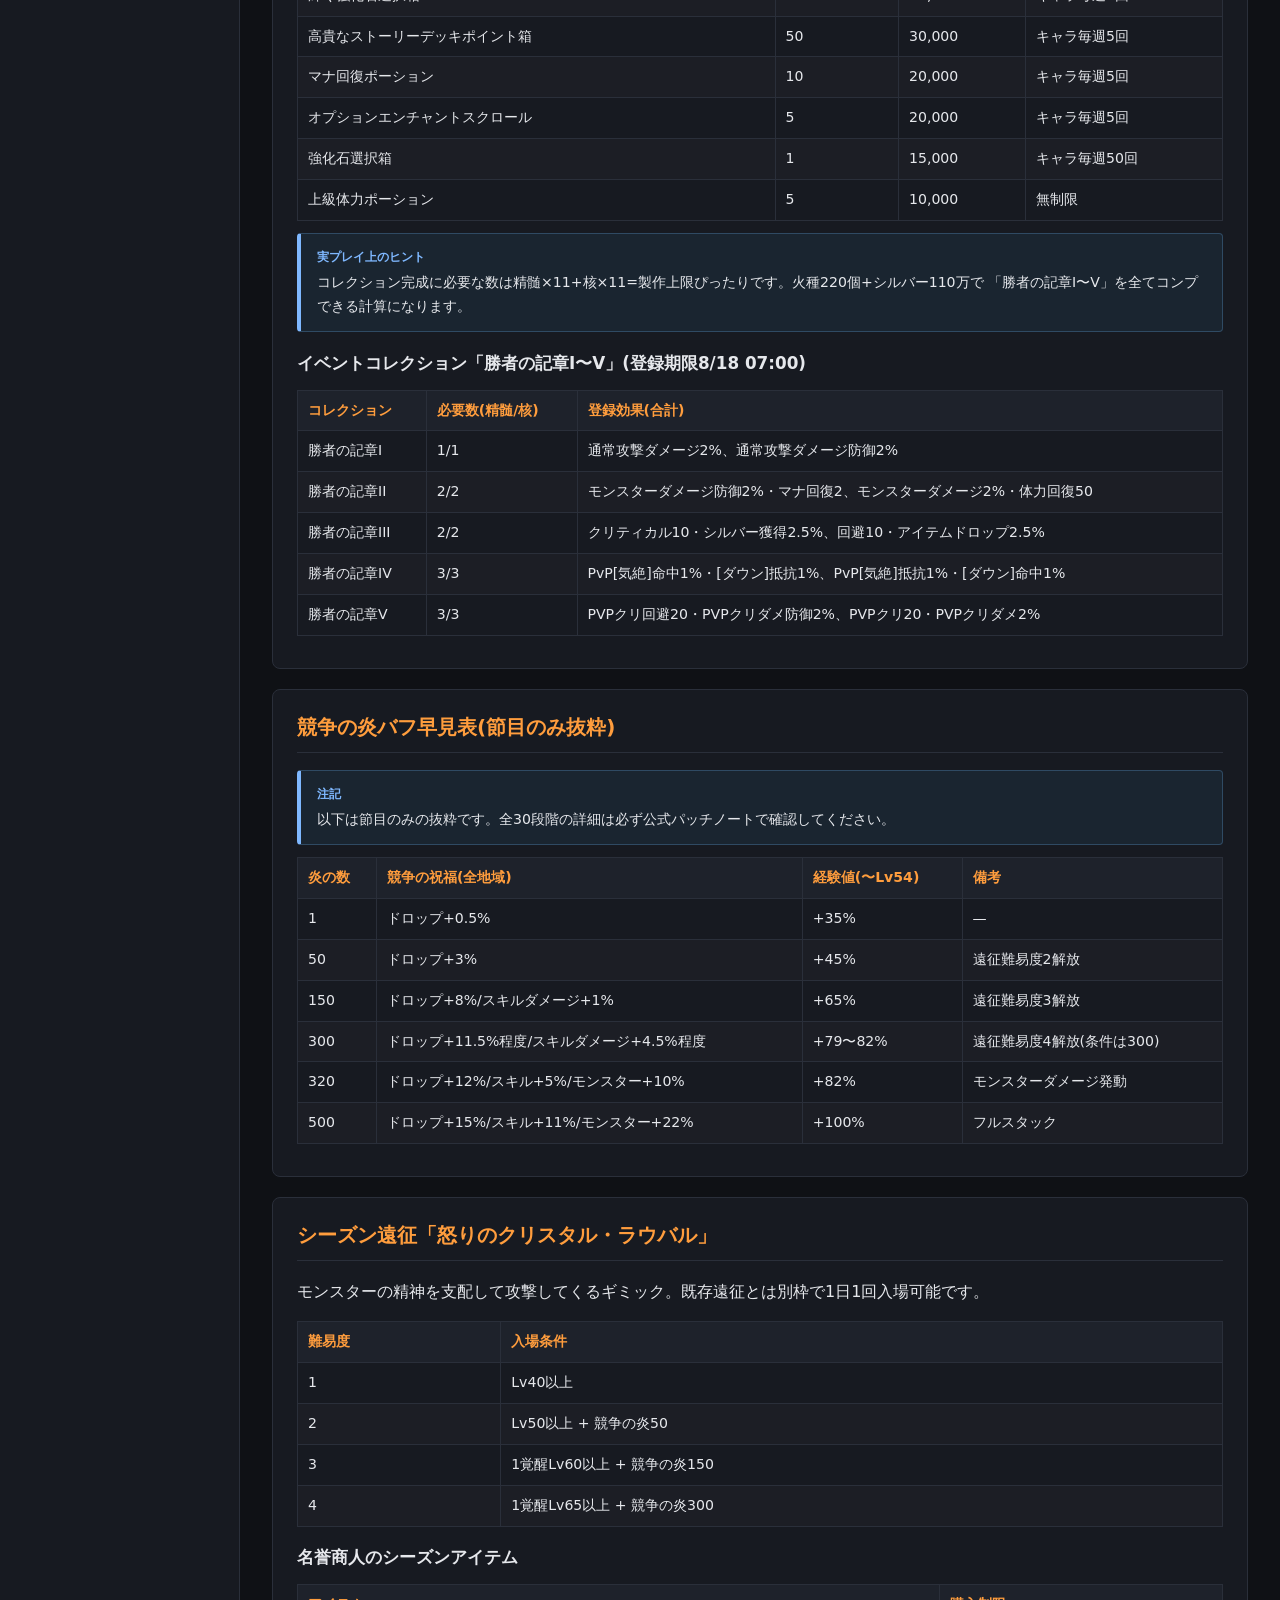
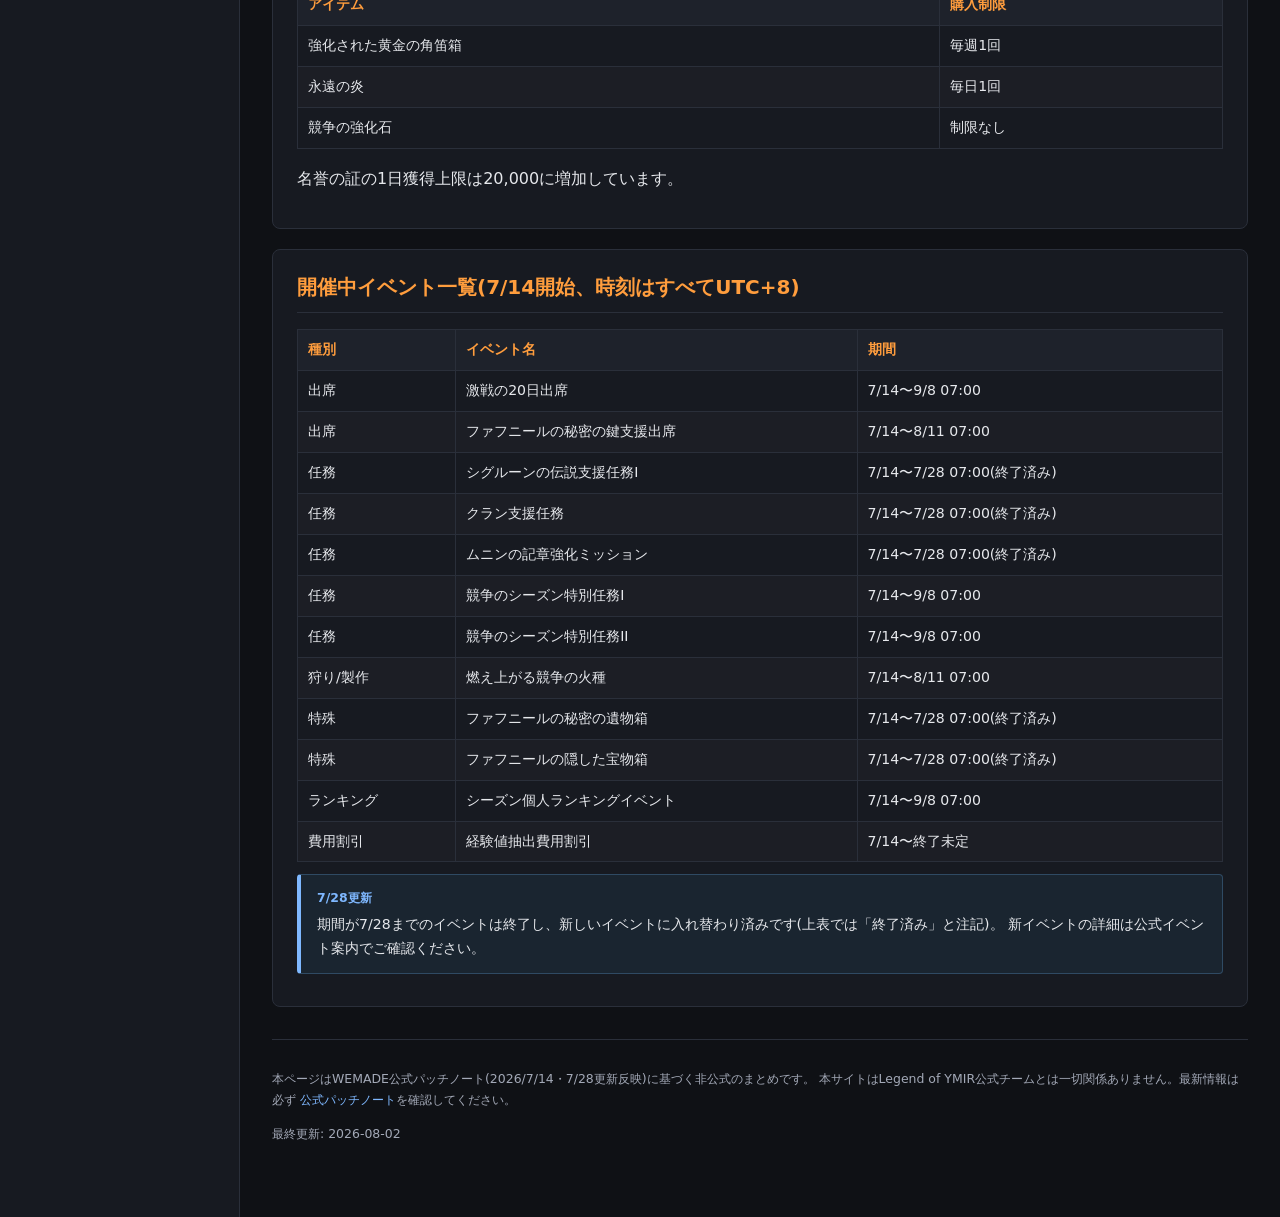
<file: season.html>
<!DOCTYPE html>
<html lang="ja">
<head>
<meta charset="UTF-8">
<meta name="viewport" content="width=device-width, initial-scale=1.0">
<title>シーズン3情報 - Legend of YMIR 非公式コミュニティWiki</title>
<meta name="description" content="Legend of YMIR シーズン3「競争のシーズン」の非公式まとめ。イベント製作・炎バフ早見表・シーズン遠征。">
<link rel="stylesheet" href="assets/css/style.css">
</head>
<body>
<div class="layout">
  <aside class="sidebar">
    <div class="site-title">
      <a href="index.html">Legend of YMIR<br>非公式Wiki</a>
      <span class="sub">非公式ファンコミュニティ資料</span>
    </div>
    <nav>
      <ul>
        <li><a href="index.html">トップページ</a></li>
        <li><a href="season.html" class="active">シーズン情報</a></li>
        <li><a href="hunting-grounds.html">狩り場・湧き場所</a></li>
        <li><a href="equipment.html">装備詳細</a></li>
        <li><a href="enemies.html">敵データ</a></li>
        <li><a href="valkyries.html">ヴァルキリー情報</a></li>
      </ul>
      <div class="nav-section-label">公式リンク</div>
      <ul>
        <li><a href="https://www.legendofymir.com/ja/news/release" target="_blank" rel="noopener">公式パッチノート</a></li>
        <li><a href="https://www.legendofymir.com/news/notice" target="_blank" rel="noopener">公式イベント案内</a></li>
      </ul>
    </nav>
  </aside>

  <main class="main">
    <div class="unofficial-banner">
      <strong>非公式の参考資料について:</strong> 本ページはWEMADE公式パッチノート(2026/7/14公開・7/28更新反映)を
      要約・整理した非公式のまとめです。運営元・公式チームとは関係ありません。最新情報は必ず
      <a href="https://www.legendofymir.com/ja/news/release" target="_blank" rel="noopener">公式パッチノート</a>をご確認ください。
    </div>

    <div class="page-header">
      <h1>シーズン3「競争のシーズン」</h1>
      <p class="lead">期間: 2026年7月14日メンテナンス後 〜 9月8日メンテナンス前</p>
    </div>

    <p class="source-box">
      出典: <a href="https://www.legendofymir.com/ja/news/release/746673" target="_blank" rel="noopener">公式パッチノート(2026/7/14)</a> /
      <a href="https://www.legendofymir.com/news/notice/746645" target="_blank" rel="noopener">公式イベント案内(2026/7/14)</a> / 運営: WEMADE
    </p>

    <div class="card">
      <h2>シーズン概要</h2>
      <p>
        「競争の炎」を集めることで、全地域で「競争の祝福」(最大値: 経験値+100% / アイテムドロップ+15% /
        スキルダメージ+11% / モンスターダメージ+22%)が発動します。また紛争地域では
        PvP防御系の「闘争の祝福」が発動します。
      </p>
      <p class="badge-caution">
        注意: 「黄金の角笛」はシーズン終了時に+10未満はすべて削除されます。シーズンコレクション176種・
        特産品コレクションもシーズン終了で削除されます(一般コレクション57種は維持)。
      </p>
    </div>

    <div class="card">
      <h2>今シーズンの主な新要素</h2>
      <table>
        <thead><tr><th>要素</th><th>内容</th></tr></thead>
        <tbody>
          <tr><td>シーズン遠征</td><td>「怒りのクリスタル・ラウバル」精神支配ギミック。1日1回・4難易度</td></tr>
          <tr><td>シーズンネームド</td><td>「火炎の巨人バルザグルズ」5地域に出現。討伐でシーズン関連アイテム</td></tr>
          <tr><td>唯一装備「フロッティ」</td><td>専用スロット装備。競争のコインで製作、最大+15精錬、NFT転換可</td></tr>
          <tr><td>シーズン装備「黄金の角笛」</td><td>角笛スロット装備。競争の強化石で強化(シーズン中のみ)</td></tr>
          <tr><td>競争の戦闘ツルハシ</td><td>コレクション登録可能な希少ランクアイテム</td></tr>
          <tr><td>シーズン召喚物</td><td>ヴァルキリー6種・ディーシル2種、バディ4種</td></tr>
          <tr><td>シーズン指令</td><td>Lv40以上。1日5回、指令追加券で最大10回</td></tr>
          <tr><td>シーズンランキング</td><td>1位バフ: PVPスキルダメージ+20%/防御+20%(〜500位まで段階バフ)</td></tr>
          <tr><td>シーズンコイン</td><td>「競争のコイン」=取引可能な希少以上装備+競争の精錬石で精錬。シーズン後も残る</td></tr>
          <tr><td>黒いヴァルキリー</td><td>シーズン黒いヴァルキリー5種。ルーンとコレクションはシーズン後も維持</td></tr>
          <tr><td>新迷宮</td><td>「アルヴィトの迷宮」(Lv55〜65向け)</td></tr>
        </tbody>
      </table>
    </div>

    <div class="card">
      <h2>イベント製作「燃え上がる競争の火種」</h2>
      <p>期間: 7/14メンテ後 〜 8/11 07:00(UTC+8) / 場所: 製作 &gt; イベント &gt; 燃え上がる競争の火種</p>
      <h3>製作レシピ一覧</h3>
      <table>
        <thead><tr><th>製作アイテム(帰属)</th><th>必要火種</th><th>シルバー</th><th>製作制限</th></tr></thead>
        <tbody>
          <tr><td>ムスペルヘイムの炎の精髄(コレクション用)</td><td>10</td><td>50,000</td><td>キャラ毎11回</td></tr>
          <tr><td>戦場の炎の核(コレクション用)</td><td>10</td><td>50,000</td><td>キャラ毎11回</td></tr>
          <tr><td>レギン装備選択箱</td><td>800</td><td>300,000</td><td>キャラ毎1回</td></tr>
          <tr><td>希少昇級クリスタル選択箱</td><td>500</td><td>200,000</td><td>キャラ毎1回</td></tr>
          <tr><td>希少ルーン箱</td><td>300</td><td>150,000</td><td>キャラ毎1回</td></tr>
          <tr><td>輝く強化石選択箱</td><td>150</td><td>50,000</td><td>キャラ毎週1回</td></tr>
          <tr><td>高貴なストーリーデッキポイント箱</td><td>50</td><td>30,000</td><td>キャラ毎週5回</td></tr>
          <tr><td>マナ回復ポーション</td><td>10</td><td>20,000</td><td>キャラ毎週5回</td></tr>
          <tr><td>オプションエンチャントスクロール</td><td>5</td><td>20,000</td><td>キャラ毎週5回</td></tr>
          <tr><td>強化石選択箱</td><td>1</td><td>15,000</td><td>キャラ毎週50回</td></tr>
          <tr><td>上級体力ポーション</td><td>5</td><td>10,000</td><td>無制限</td></tr>
        </tbody>
      </table>
      <div class="community-note">
        <span class="label">実プレイ上のヒント</span>
        コレクション完成に必要な数は精髄×11+核×11=製作上限ぴったりです。火種220個+シルバー110万で
        「勝者の記章I〜V」を全てコンプできる計算になります。
      </div>

      <h3>イベントコレクション「勝者の記章I〜V」(登録期限8/18 07:00)</h3>
      <table>
        <thead><tr><th>コレクション</th><th>必要数(精髄/核)</th><th>登録効果(合計)</th></tr></thead>
        <tbody>
          <tr><td>勝者の記章I</td><td>1/1</td><td>通常攻撃ダメージ2%、通常攻撃ダメージ防御2%</td></tr>
          <tr><td>勝者の記章II</td><td>2/2</td><td>モンスターダメージ防御2%・マナ回復2、モンスターダメージ2%・体力回復50</td></tr>
          <tr><td>勝者の記章III</td><td>2/2</td><td>クリティカル10・シルバー獲得2.5%、回避10・アイテムドロップ2.5%</td></tr>
          <tr><td>勝者の記章IV</td><td>3/3</td><td>PvP[気絶]命中1%・[ダウン]抵抗1%、PvP[気絶]抵抗1%・[ダウン]命中1%</td></tr>
          <tr><td>勝者の記章V</td><td>3/3</td><td>PVPクリ回避20・PVPクリダメ防御2%、PVPクリ20・PVPクリダメ2%</td></tr>
        </tbody>
      </table>
    </div>

    <div class="card">
      <h2>競争の炎バフ早見表(節目のみ抜粋)</h2>
      <p class="community-note"><span class="label">注記</span>以下は節目のみの抜粋です。全30段階の詳細は必ず公式パッチノートで確認してください。</p>
      <table>
        <thead><tr><th>炎の数</th><th>競争の祝福(全地域)</th><th>経験値(〜Lv54)</th><th>備考</th></tr></thead>
        <tbody>
          <tr><td>1</td><td>ドロップ+0.5%</td><td>+35%</td><td>—</td></tr>
          <tr><td>50</td><td>ドロップ+3%</td><td>+45%</td><td>遠征難易度2解放</td></tr>
          <tr><td>150</td><td>ドロップ+8%/スキルダメージ+1%</td><td>+65%</td><td>遠征難易度3解放</td></tr>
          <tr><td>300</td><td>ドロップ+11.5%程度/スキルダメージ+4.5%程度</td><td>+79〜82%</td><td>遠征難易度4解放(条件は300)</td></tr>
          <tr><td>320</td><td>ドロップ+12%/スキル+5%/モンスター+10%</td><td>+82%</td><td>モンスターダメージ発動</td></tr>
          <tr><td>500</td><td>ドロップ+15%/スキル+11%/モンスター+22%</td><td>+100%</td><td>フルスタック</td></tr>
        </tbody>
      </table>
    </div>

    <div class="card">
      <h2>シーズン遠征「怒りのクリスタル・ラウバル」</h2>
      <p>モンスターの精神を支配して攻撃してくるギミック。既存遠征とは別枠で1日1回入場可能です。</p>
      <table>
        <thead><tr><th>難易度</th><th>入場条件</th></tr></thead>
        <tbody>
          <tr><td>1</td><td>Lv40以上</td></tr>
          <tr><td>2</td><td>Lv50以上 + 競争の炎50</td></tr>
          <tr><td>3</td><td>1覚醒Lv60以上 + 競争の炎150</td></tr>
          <tr><td>4</td><td>1覚醒Lv65以上 + 競争の炎300</td></tr>
        </tbody>
      </table>

      <h3>名誉商人のシーズンアイテム</h3>
      <table>
        <thead><tr><th>アイテム</th><th>購入制限</th></tr></thead>
        <tbody>
          <tr><td>強化された黄金の角笛箱</td><td>毎週1回</td></tr>
          <tr><td>永遠の炎</td><td>毎日1回</td></tr>
          <tr><td>競争の強化石</td><td>制限なし</td></tr>
        </tbody>
      </table>
      <p>名誉の証の1日獲得上限は20,000に増加しています。</p>
    </div>

    <div class="card">
      <h2>開催中イベント一覧(7/14開始、時刻はすべてUTC+8)</h2>
      <table>
        <thead><tr><th>種別</th><th>イベント名</th><th>期間</th></tr></thead>
        <tbody>
          <tr><td>出席</td><td>激戦の20日出席</td><td>7/14〜9/8 07:00</td></tr>
          <tr><td>出席</td><td>ファフニールの秘密の鍵支援出席</td><td>7/14〜8/11 07:00</td></tr>
          <tr><td>任務</td><td>シグルーンの伝説支援任務I</td><td>7/14〜7/28 07:00(終了済み)</td></tr>
          <tr><td>任務</td><td>クラン支援任務</td><td>7/14〜7/28 07:00(終了済み)</td></tr>
          <tr><td>任務</td><td>ムニンの記章強化ミッション</td><td>7/14〜7/28 07:00(終了済み)</td></tr>
          <tr><td>任務</td><td>競争のシーズン特別任務I</td><td>7/14〜9/8 07:00</td></tr>
          <tr><td>任務</td><td>競争のシーズン特別任務II</td><td>7/14〜9/8 07:00</td></tr>
          <tr><td>狩り/製作</td><td>燃え上がる競争の火種</td><td>7/14〜8/11 07:00</td></tr>
          <tr><td>特殊</td><td>ファフニールの秘密の遺物箱</td><td>7/14〜7/28 07:00(終了済み)</td></tr>
          <tr><td>特殊</td><td>ファフニールの隠した宝物箱</td><td>7/14〜7/28 07:00(終了済み)</td></tr>
          <tr><td>ランキング</td><td>シーズン個人ランキングイベント</td><td>7/14〜9/8 07:00</td></tr>
          <tr><td>費用割引</td><td>経験値抽出費用割引</td><td>7/14〜終了未定</td></tr>
        </tbody>
      </table>
      <p class="community-note">
        <span class="label">7/28更新</span>
        期間が7/28までのイベントは終了し、新しいイベントに入れ替わり済みです(上表では「終了済み」と注記)。
        新イベントの詳細は公式イベント案内でご確認ください。
      </p>
    </div>

    <footer class="site-footer">
      <p>
        本ページはWEMADE公式パッチノート(2026/7/14・7/28更新反映)に基づく非公式のまとめです。
        本サイトはLegend of YMIR公式チームとは一切関係ありません。最新情報は必ず
        <a href="https://www.legendofymir.com/ja/news/release" target="_blank" rel="noopener">公式パッチノート</a>を確認してください。
      </p>
      <p>最終更新: 2026-08-02</p>
    </footer>
  </main>
</div>
</body>
</html>
</file>
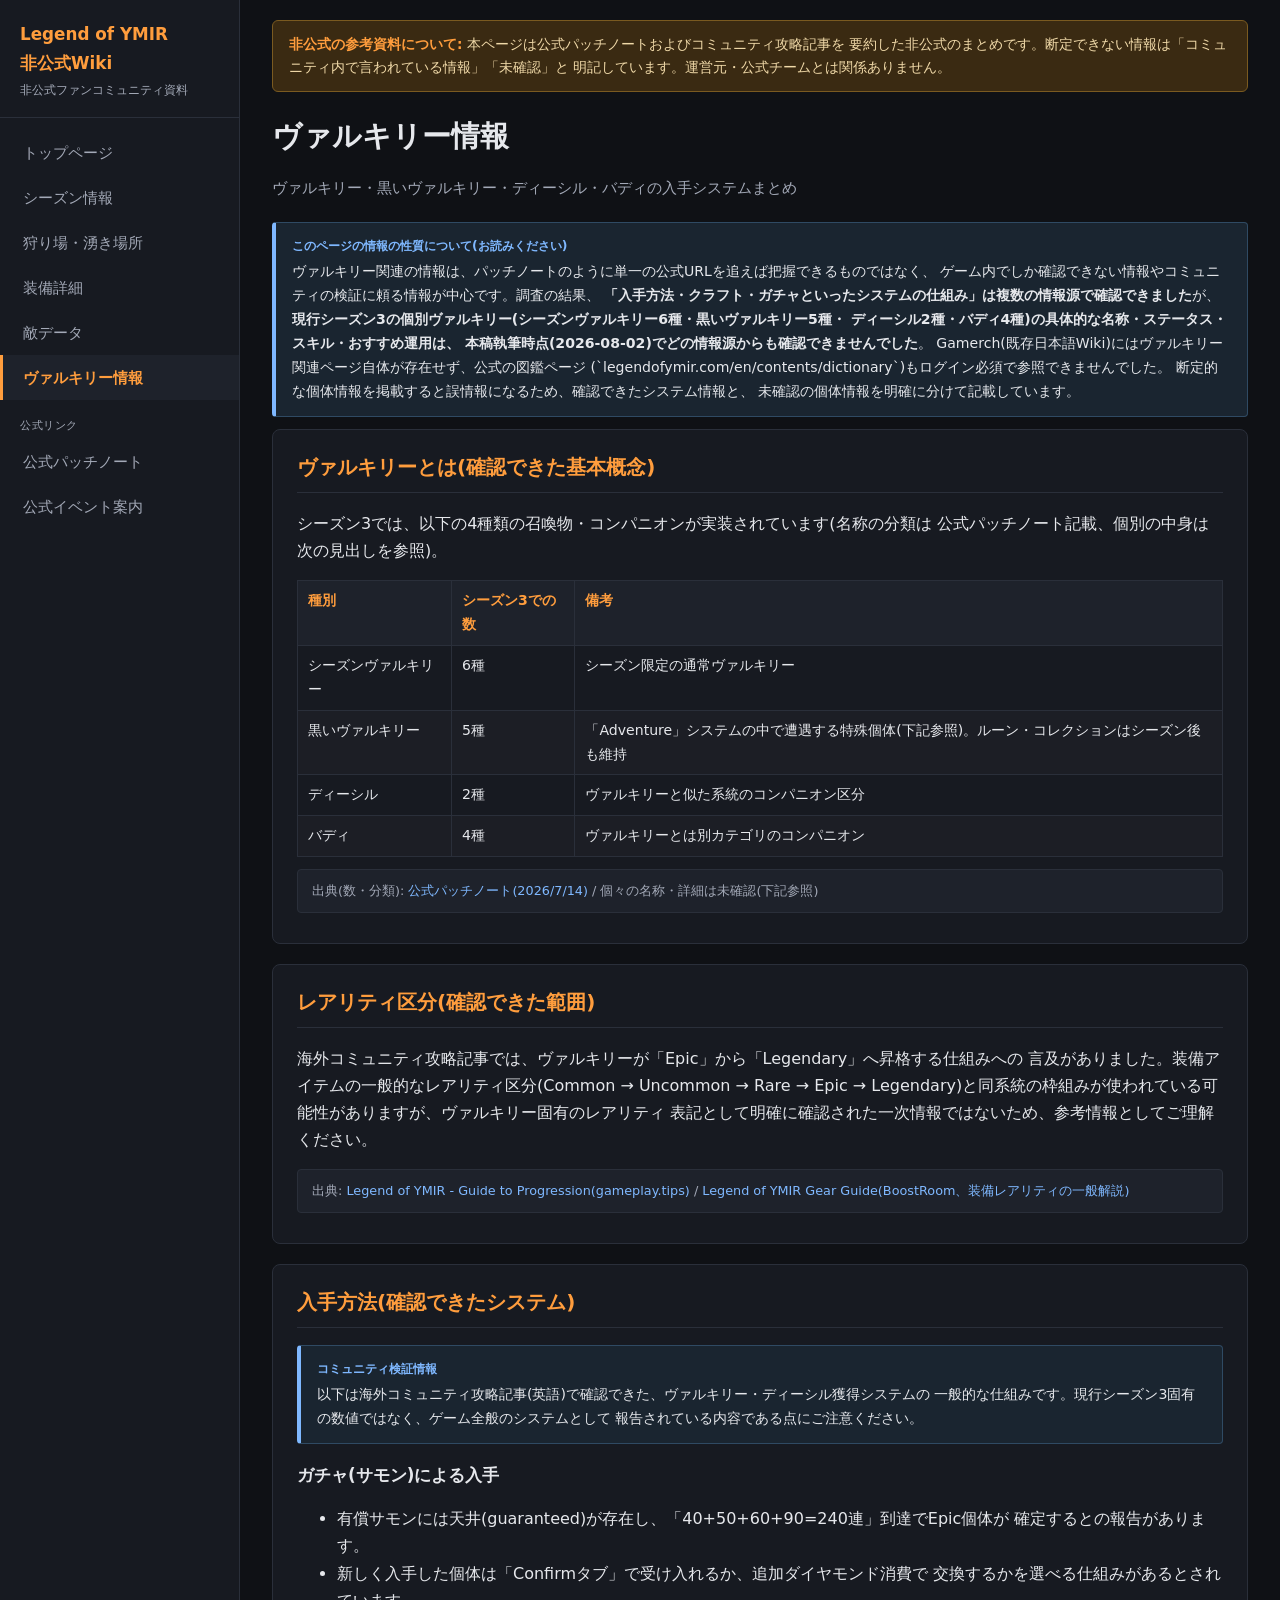
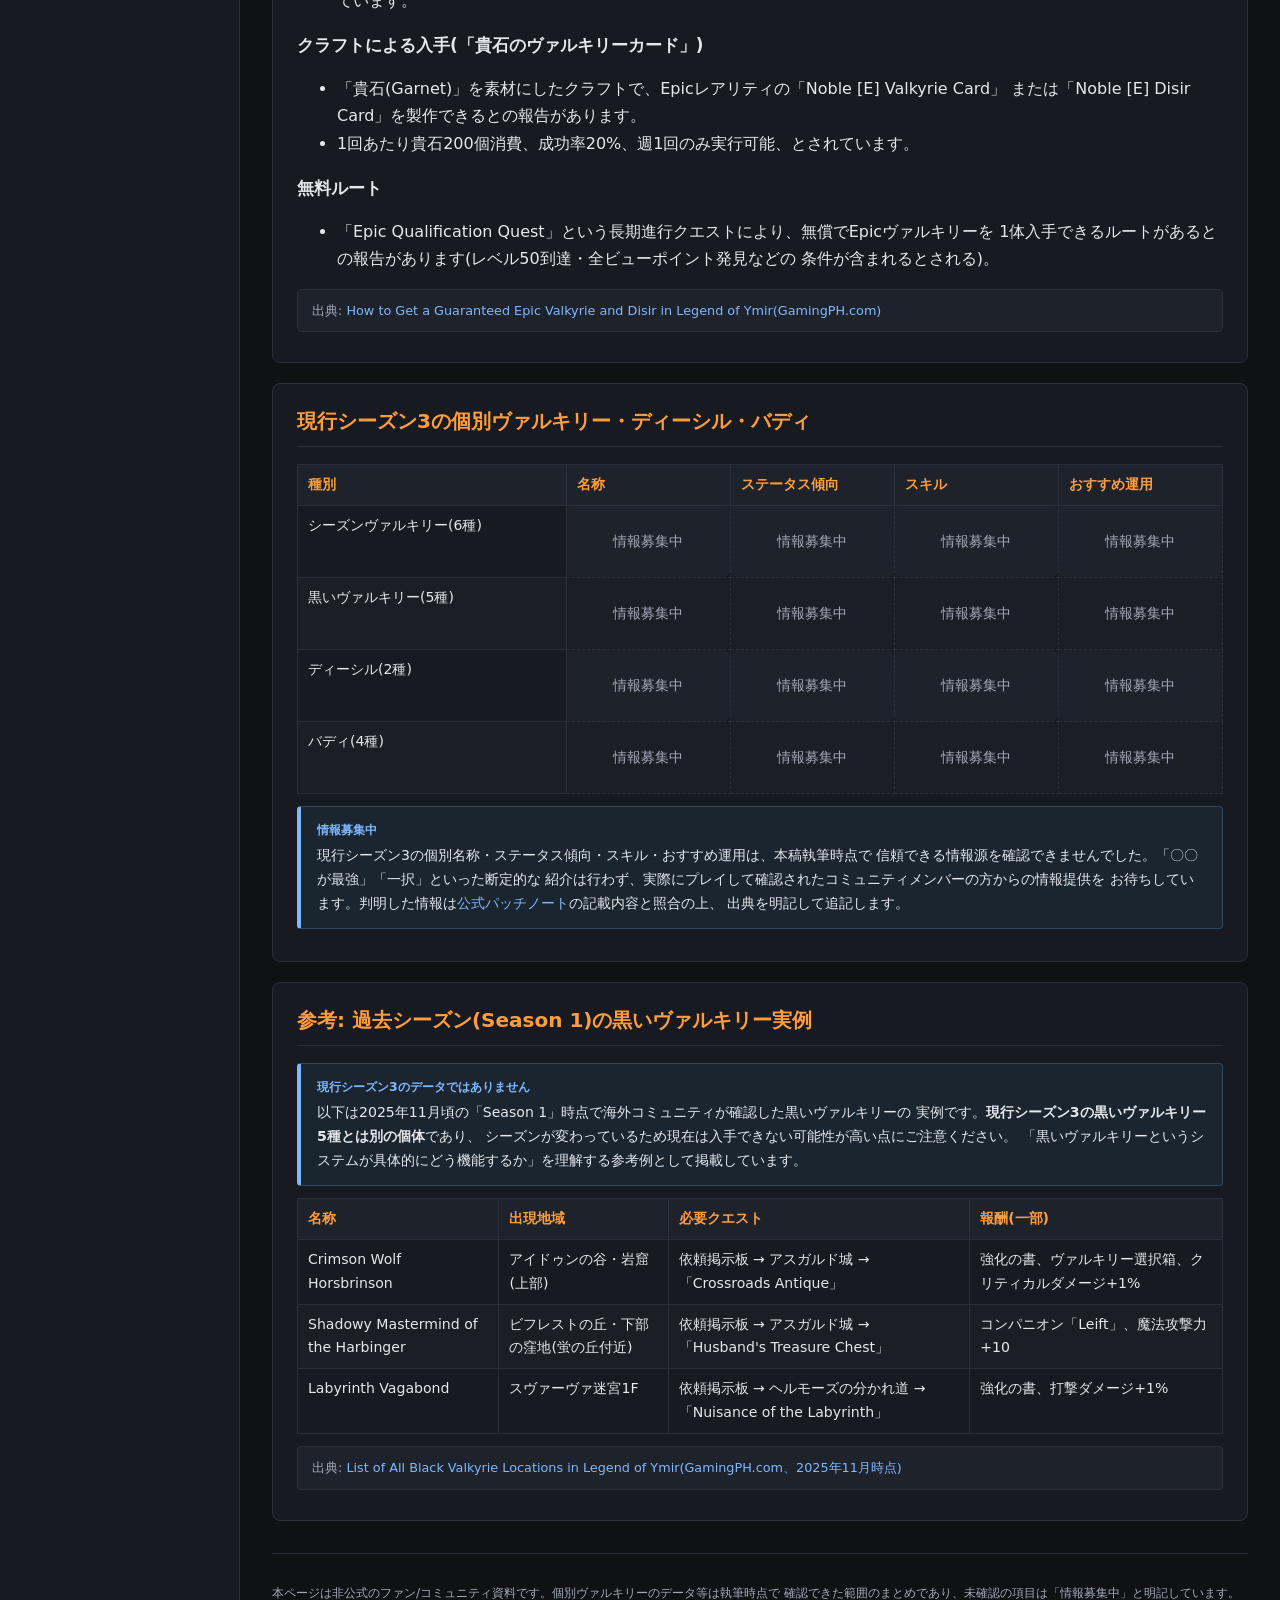
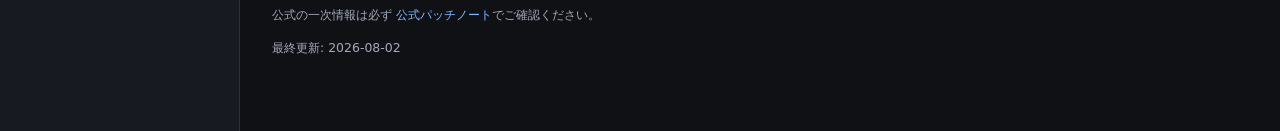
<file: valkyries.html>
<!DOCTYPE html>
<html lang="ja">
<head>
<meta charset="UTF-8">
<meta name="viewport" content="width=device-width, initial-scale=1.0">
<title>ヴァルキリー情報 - Legend of YMIR 非公式コミュニティWiki</title>
<meta name="description" content="Legend of YMIR ヴァルキリー・黒いヴァルキリー・ディーシル・バディの非公式まとめ。">
<link rel="stylesheet" href="assets/css/style.css">
</head>
<body>
<div class="layout">
  <aside class="sidebar">
    <div class="site-title">
      <a href="index.html">Legend of YMIR<br>非公式Wiki</a>
      <span class="sub">非公式ファンコミュニティ資料</span>
    </div>
    <nav>
      <ul>
        <li><a href="index.html">トップページ</a></li>
        <li><a href="season.html">シーズン情報</a></li>
        <li><a href="hunting-grounds.html">狩り場・湧き場所</a></li>
        <li><a href="equipment.html">装備詳細</a></li>
        <li><a href="enemies.html">敵データ</a></li>
        <li><a href="valkyries.html" class="active">ヴァルキリー情報</a></li>
      </ul>
      <div class="nav-section-label">公式リンク</div>
      <ul>
        <li><a href="https://www.legendofymir.com/ja/news/release" target="_blank" rel="noopener">公式パッチノート</a></li>
        <li><a href="https://www.legendofymir.com/news/notice" target="_blank" rel="noopener">公式イベント案内</a></li>
      </ul>
    </nav>
  </aside>

  <main class="main">
    <div class="unofficial-banner">
      <strong>非公式の参考資料について:</strong> 本ページは公式パッチノートおよびコミュニティ攻略記事を
      要約した非公式のまとめです。断定できない情報は「コミュニティ内で言われている情報」「未確認」と
      明記しています。運営元・公式チームとは関係ありません。
    </div>

    <div class="page-header">
      <h1>ヴァルキリー情報</h1>
      <p class="lead">ヴァルキリー・黒いヴァルキリー・ディーシル・バディの入手システムまとめ</p>
    </div>

    <div class="community-note">
      <span class="label">このページの情報の性質について(お読みください)</span>
      ヴァルキリー関連の情報は、パッチノートのように単一の公式URLを追えば把握できるものではなく、
      ゲーム内でしか確認できない情報やコミュニティの検証に頼る情報が中心です。調査の結果、
      <strong>「入手方法・クラフト・ガチャといったシステムの仕組み」は複数の情報源で確認できました</strong>が、
      <strong>現行シーズン3の個別ヴァルキリー(シーズンヴァルキリー6種・黒いヴァルキリー5種・
      ディーシル2種・バディ4種)の具体的な名称・ステータス・スキル・おすすめ運用は、
      本稿執筆時点(2026-08-02)でどの情報源からも確認できませんでした</strong>。
      Gamerch(既存日本語Wiki)にはヴァルキリー関連ページ自体が存在せず、公式の図鑑ページ
      (`legendofymir.com/en/contents/dictionary`)もログイン必須で参照できませんでした。
      断定的な個体情報を掲載すると誤情報になるため、確認できたシステム情報と、
      未確認の個体情報を明確に分けて記載しています。
    </div>

    <div class="card">
      <h2>ヴァルキリーとは(確認できた基本概念)</h2>
      <p>
        シーズン3では、以下の4種類の召喚物・コンパニオンが実装されています(名称の分類は
        公式パッチノート記載、個別の中身は次の見出しを参照)。
      </p>
      <table>
        <thead><tr><th>種別</th><th>シーズン3での数</th><th>備考</th></tr></thead>
        <tbody>
          <tr><td>シーズンヴァルキリー</td><td>6種</td><td>シーズン限定の通常ヴァルキリー</td></tr>
          <tr><td>黒いヴァルキリー</td><td>5種</td><td>「Adventure」システムの中で遭遇する特殊個体(下記参照)。ルーン・コレクションはシーズン後も維持</td></tr>
          <tr><td>ディーシル</td><td>2種</td><td>ヴァルキリーと似た系統のコンパニオン区分</td></tr>
          <tr><td>バディ</td><td>4種</td><td>ヴァルキリーとは別カテゴリのコンパニオン</td></tr>
        </tbody>
      </table>
      <p class="source-box">出典(数・分類): <a href="https://www.legendofymir.com/ja/news/release/746673" target="_blank" rel="noopener">公式パッチノート(2026/7/14)</a> / 個々の名称・詳細は未確認(下記参照)</p>
    </div>

    <div class="card">
      <h2>レアリティ区分(確認できた範囲)</h2>
      <p>
        海外コミュニティ攻略記事では、ヴァルキリーが「Epic」から「Legendary」へ昇格する仕組みへの
        言及がありました。装備アイテムの一般的なレアリティ区分(Common → Uncommon → Rare → Epic →
        Legendary)と同系統の枠組みが使われている可能性がありますが、ヴァルキリー固有のレアリティ
        表記として明確に確認された一次情報ではないため、参考情報としてご理解ください。
      </p>
      <p class="source-box">
        出典: <a href="https://gameplay.tips/guides/legend-of-ymir-guide-to-progression-f2p-and-whales.html" target="_blank" rel="noopener">Legend of YMIR - Guide to Progression(gameplay.tips)</a> /
        <a href="https://boostroom.com/blog/legend-of-ymir-gear-guide-rarity-stats-and-what-matters-most" target="_blank" rel="noopener">Legend of YMIR Gear Guide(BoostRoom、装備レアリティの一般解説)</a>
      </p>
    </div>

    <div class="card">
      <h2>入手方法(確認できたシステム)</h2>
      <p class="community-note">
        <span class="label">コミュニティ検証情報</span>
        以下は海外コミュニティ攻略記事(英語)で確認できた、ヴァルキリー・ディーシル獲得システムの
        一般的な仕組みです。現行シーズン3固有の数値ではなく、ゲーム全般のシステムとして
        報告されている内容である点にご注意ください。
      </p>
      <h3>ガチャ(サモン)による入手</h3>
      <ul>
        <li>有償サモンには天井(guaranteed)が存在し、「40+50+60+90=240連」到達でEpic個体が
          確定するとの報告があります。</li>
        <li>新しく入手した個体は「Confirmタブ」で受け入れるか、追加ダイヤモンド消費で
          交換するかを選べる仕組みがあるとされています。</li>
      </ul>
      <h3>クラフトによる入手(「貴石のヴァルキリーカード」)</h3>
      <ul>
        <li>「貴石(Garnet)」を素材にしたクラフトで、Epicレアリティの「Noble [E] Valkyrie Card」
          または「Noble [E] Disir Card」を製作できるとの報告があります。</li>
        <li>1回あたり貴石200個消費、成功率20%、週1回のみ実行可能、とされています。</li>
      </ul>
      <h3>無料ルート</h3>
      <ul>
        <li>「Epic Qualification Quest」という長期進行クエストにより、無償でEpicヴァルキリーを
          1体入手できるルートがあるとの報告があります(レベル50到達・全ビューポイント発見などの
          条件が含まれるとされる)。</li>
      </ul>
      <p class="source-box">
        出典: <a href="https://gamingph.com/2025/11/how-to-get-a-guaranteed-epic-valkyrie-and-disir-in-legend-of-ymir/" target="_blank" rel="noopener">How to Get a Guaranteed Epic Valkyrie and Disir in Legend of Ymir(GamingPH.com)</a>
      </p>
    </div>

    <div class="card">
      <h2>現行シーズン3の個別ヴァルキリー・ディーシル・バディ</h2>
      <table>
        <thead><tr><th>種別</th><th>名称</th><th>ステータス傾向</th><th>スキル</th><th>おすすめ運用</th></tr></thead>
        <tbody>
          <tr><td>シーズンヴァルキリー(6種)</td><td class="placeholder-box">情報募集中</td><td class="placeholder-box">情報募集中</td><td class="placeholder-box">情報募集中</td><td class="placeholder-box">情報募集中</td></tr>
          <tr><td>黒いヴァルキリー(5種)</td><td class="placeholder-box">情報募集中</td><td class="placeholder-box">情報募集中</td><td class="placeholder-box">情報募集中</td><td class="placeholder-box">情報募集中</td></tr>
          <tr><td>ディーシル(2種)</td><td class="placeholder-box">情報募集中</td><td class="placeholder-box">情報募集中</td><td class="placeholder-box">情報募集中</td><td class="placeholder-box">情報募集中</td></tr>
          <tr><td>バディ(4種)</td><td class="placeholder-box">情報募集中</td><td class="placeholder-box">情報募集中</td><td class="placeholder-box">情報募集中</td><td class="placeholder-box">情報募集中</td></tr>
        </tbody>
      </table>
      <div class="community-note">
        <span class="label">情報募集中</span>
        現行シーズン3の個別名称・ステータス傾向・スキル・おすすめ運用は、本稿執筆時点で
        信頼できる情報源を確認できませんでした。「〇〇が最強」「一択」といった断定的な
        紹介は行わず、実際にプレイして確認されたコミュニティメンバーの方からの情報提供を
        お待ちしています。判明した情報は<a href="https://www.legendofymir.com/ja/news/release" target="_blank" rel="noopener">公式パッチノート</a>の記載内容と照合の上、
        出典を明記して追記します。
      </div>
    </div>

    <div class="card">
      <h2>参考: 過去シーズン(Season 1)の黒いヴァルキリー実例</h2>
      <p class="community-note">
        <span class="label">現行シーズン3のデータではありません</span>
        以下は2025年11月頃の「Season 1」時点で海外コミュニティが確認した黒いヴァルキリーの
        実例です。<strong>現行シーズン3の黒いヴァルキリー5種とは別の個体</strong>であり、
        シーズンが変わっているため現在は入手できない可能性が高い点にご注意ください。
        「黒いヴァルキリーというシステムが具体的にどう機能するか」を理解する参考例として掲載しています。
      </p>
      <table>
        <thead><tr><th>名称</th><th>出現地域</th><th>必要クエスト</th><th>報酬(一部)</th></tr></thead>
        <tbody>
          <tr>
            <td>Crimson Wolf Horsbrinson</td>
            <td>アイドゥンの谷・岩窟(上部)</td>
            <td>依頼掲示板 → アスガルド城 → 「Crossroads Antique」</td>
            <td>強化の書、ヴァルキリー選択箱、クリティカルダメージ+1%</td>
          </tr>
          <tr>
            <td>Shadowy Mastermind of the Harbinger</td>
            <td>ビフレストの丘・下部の窪地(蛍の丘付近)</td>
            <td>依頼掲示板 → アスガルド城 → 「Husband's Treasure Chest」</td>
            <td>コンパニオン「Leift」、魔法攻撃力+10</td>
          </tr>
          <tr>
            <td>Labyrinth Vagabond</td>
            <td>スヴァーヴァ迷宮1F</td>
            <td>依頼掲示板 → ヘルモーズの分かれ道 → 「Nuisance of the Labyrinth」</td>
            <td>強化の書、打撃ダメージ+1%</td>
          </tr>
        </tbody>
      </table>
      <p class="source-box">
        出典: <a href="https://gamingph.com/2025/11/list-of-all-black-valkyrie-locations-in-legend-of-ymir/" target="_blank" rel="noopener">List of All Black Valkyrie Locations in Legend of Ymir(GamingPH.com、2025年11月時点)</a>
      </p>
    </div>

    <footer class="site-footer">
      <p>
        本ページは非公式のファン/コミュニティ資料です。個別ヴァルキリーのデータ等は執筆時点で
        確認できた範囲のまとめであり、未確認の項目は「情報募集中」と明記しています。公式の一次情報は必ず
        <a href="https://www.legendofymir.com/ja/news/release" target="_blank" rel="noopener">公式パッチノート</a>でご確認ください。
      </p>
      <p>最終更新: 2026-08-02</p>
    </footer>
  </main>
</div>
</body>
</html>
</file>
<file: assets/css/style.css>
/* Legend of YMIR Community Wiki - shared stylesheet */
:root {
  --bg: #0f1115;
  --panel: #171a21;
  --panel-alt: #1e222b;
  --border: #2a2f3a;
  --text: #e6e8ec;
  --text-dim: #a3a9b7;
  --accent: #ff9d3d;
  --accent-dim: #cf7a25;
  --link: #7fb8ff;
  --warn-bg: #3a2a12;
  --warn-border: #7a5a20;
  --community-bg: #1a2530;
  --community-border: #2f4a63;
}

* { box-sizing: border-box; }

html, body {
  margin: 0;
  padding: 0;
  background: var(--bg);
  color: var(--text);
  font-family: "Hiragino Sans", "Yu Gothic UI", "Meiryo", system-ui, sans-serif;
  line-height: 1.7;
}

a { color: var(--link); text-decoration: none; }
a:hover { text-decoration: underline; }

.layout {
  display: flex;
  min-height: 100vh;
  max-width: 1280px;
  margin: 0 auto;
}

/* Sidebar */
.sidebar {
  width: 240px;
  flex-shrink: 0;
  background: var(--panel);
  border-right: 1px solid var(--border);
  padding: 20px 0;
}

.sidebar .site-title {
  padding: 0 20px 16px;
  border-bottom: 1px solid var(--border);
  margin-bottom: 12px;
}

.sidebar .site-title a {
  color: var(--accent);
  font-weight: 700;
  font-size: 1.05rem;
}

.sidebar .site-title .sub {
  display: block;
  color: var(--text-dim);
  font-size: 0.72rem;
  margin-top: 4px;
}

.sidebar nav ul {
  list-style: none;
  margin: 0;
  padding: 0;
}

.sidebar nav li a {
  display: block;
  padding: 10px 20px;
  color: var(--text-dim);
  font-size: 0.92rem;
  border-left: 3px solid transparent;
}

.sidebar nav li a:hover {
  background: var(--panel-alt);
  color: var(--text);
  text-decoration: none;
}

.sidebar nav li a.active {
  border-left-color: var(--accent);
  color: var(--accent);
  background: var(--panel-alt);
  font-weight: 700;
}

.sidebar .nav-section-label {
  padding: 16px 20px 4px;
  font-size: 0.7rem;
  color: var(--text-dim);
  letter-spacing: 0.05em;
}

/* Main content */
.main {
  flex: 1;
  min-width: 0;
  padding: 0 32px 60px;
}

.unofficial-banner {
  background: var(--warn-bg);
  border: 1px solid var(--warn-border);
  border-radius: 6px;
  padding: 12px 16px;
  margin: 20px 0;
  font-size: 0.85rem;
  color: #f0d9a8;
}

.unofficial-banner strong { color: var(--accent); }

.page-header h1 {
  font-size: 1.8rem;
  margin: 20px 0 4px;
  color: var(--text);
}

.page-header .lead {
  color: var(--text-dim);
  font-size: 0.95rem;
  margin-bottom: 20px;
}

.card {
  background: var(--panel);
  border: 1px solid var(--border);
  border-radius: 8px;
  padding: 20px 24px;
  margin-bottom: 20px;
}

.card h2 {
  font-size: 1.25rem;
  margin-top: 0;
  color: var(--accent);
  border-bottom: 1px solid var(--border);
  padding-bottom: 8px;
}

.card h3 {
  font-size: 1.05rem;
  color: var(--text);
  margin-bottom: 6px;
}

table {
  width: 100%;
  border-collapse: collapse;
  margin: 12px 0;
  font-size: 0.88rem;
}

th, td {
  border: 1px solid var(--border);
  padding: 8px 10px;
  text-align: left;
  vertical-align: top;
}

th {
  background: var(--panel-alt);
  color: var(--accent);
  font-weight: 700;
}

tr:nth-child(even) td {
  background: rgba(255,255,255,0.02);
}

.tag {
  display: inline-block;
  padding: 2px 8px;
  border-radius: 10px;
  font-size: 0.72rem;
  background: var(--panel-alt);
  border: 1px solid var(--border);
  color: var(--text-dim);
  margin-right: 4px;
}

.community-note {
  background: var(--community-bg);
  border: 1px solid var(--community-border);
  border-left: 4px solid var(--link);
  border-radius: 4px;
  padding: 12px 16px;
  margin: 12px 0;
  font-size: 0.88rem;
}

.community-note .label {
  display: block;
  color: var(--link);
  font-weight: 700;
  font-size: 0.78rem;
  margin-bottom: 4px;
}

.source-box {
  background: var(--panel-alt);
  border: 1px solid var(--border);
  border-radius: 4px;
  padding: 10px 14px;
  font-size: 0.8rem;
  color: var(--text-dim);
  margin: 10px 0;
}

.placeholder-box {
  border: 1px dashed var(--border);
  border-radius: 6px;
  padding: 24px;
  text-align: center;
  color: var(--text-dim);
  font-size: 0.85rem;
  background: var(--panel-alt);
}

.grid-2 {
  display: grid;
  grid-template-columns: 1fr 1fr;
  gap: 16px;
}

@media (max-width: 820px) {
  .layout { flex-direction: column; }
  .sidebar { width: 100%; border-right: none; border-bottom: 1px solid var(--border); }
  .grid-2 { grid-template-columns: 1fr; }
  .main { padding: 0 16px 40px; }
}

footer.site-footer {
  border-top: 1px solid var(--border);
  margin-top: 32px;
  padding-top: 16px;
  color: var(--text-dim);
  font-size: 0.78rem;
}

.badge-caution {
  color: #f0d9a8;
  font-weight: 700;
}
</file>
